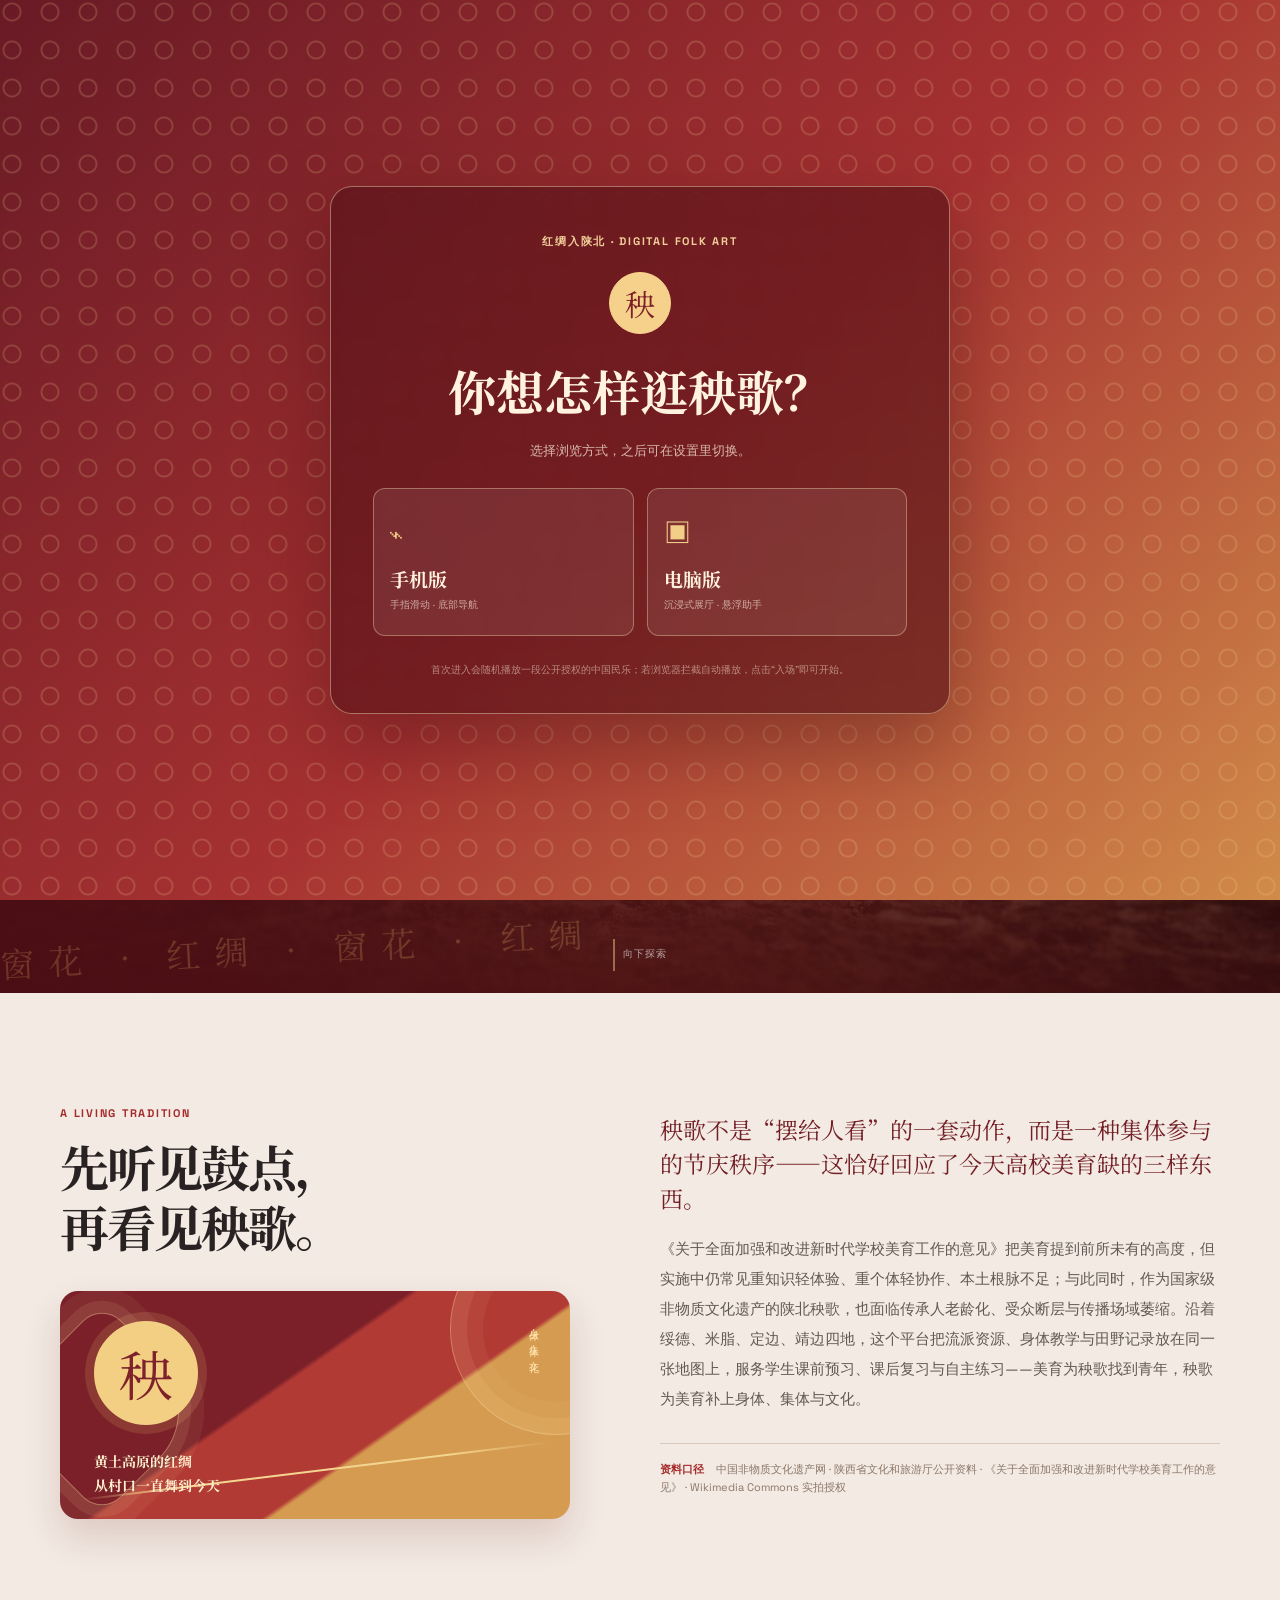
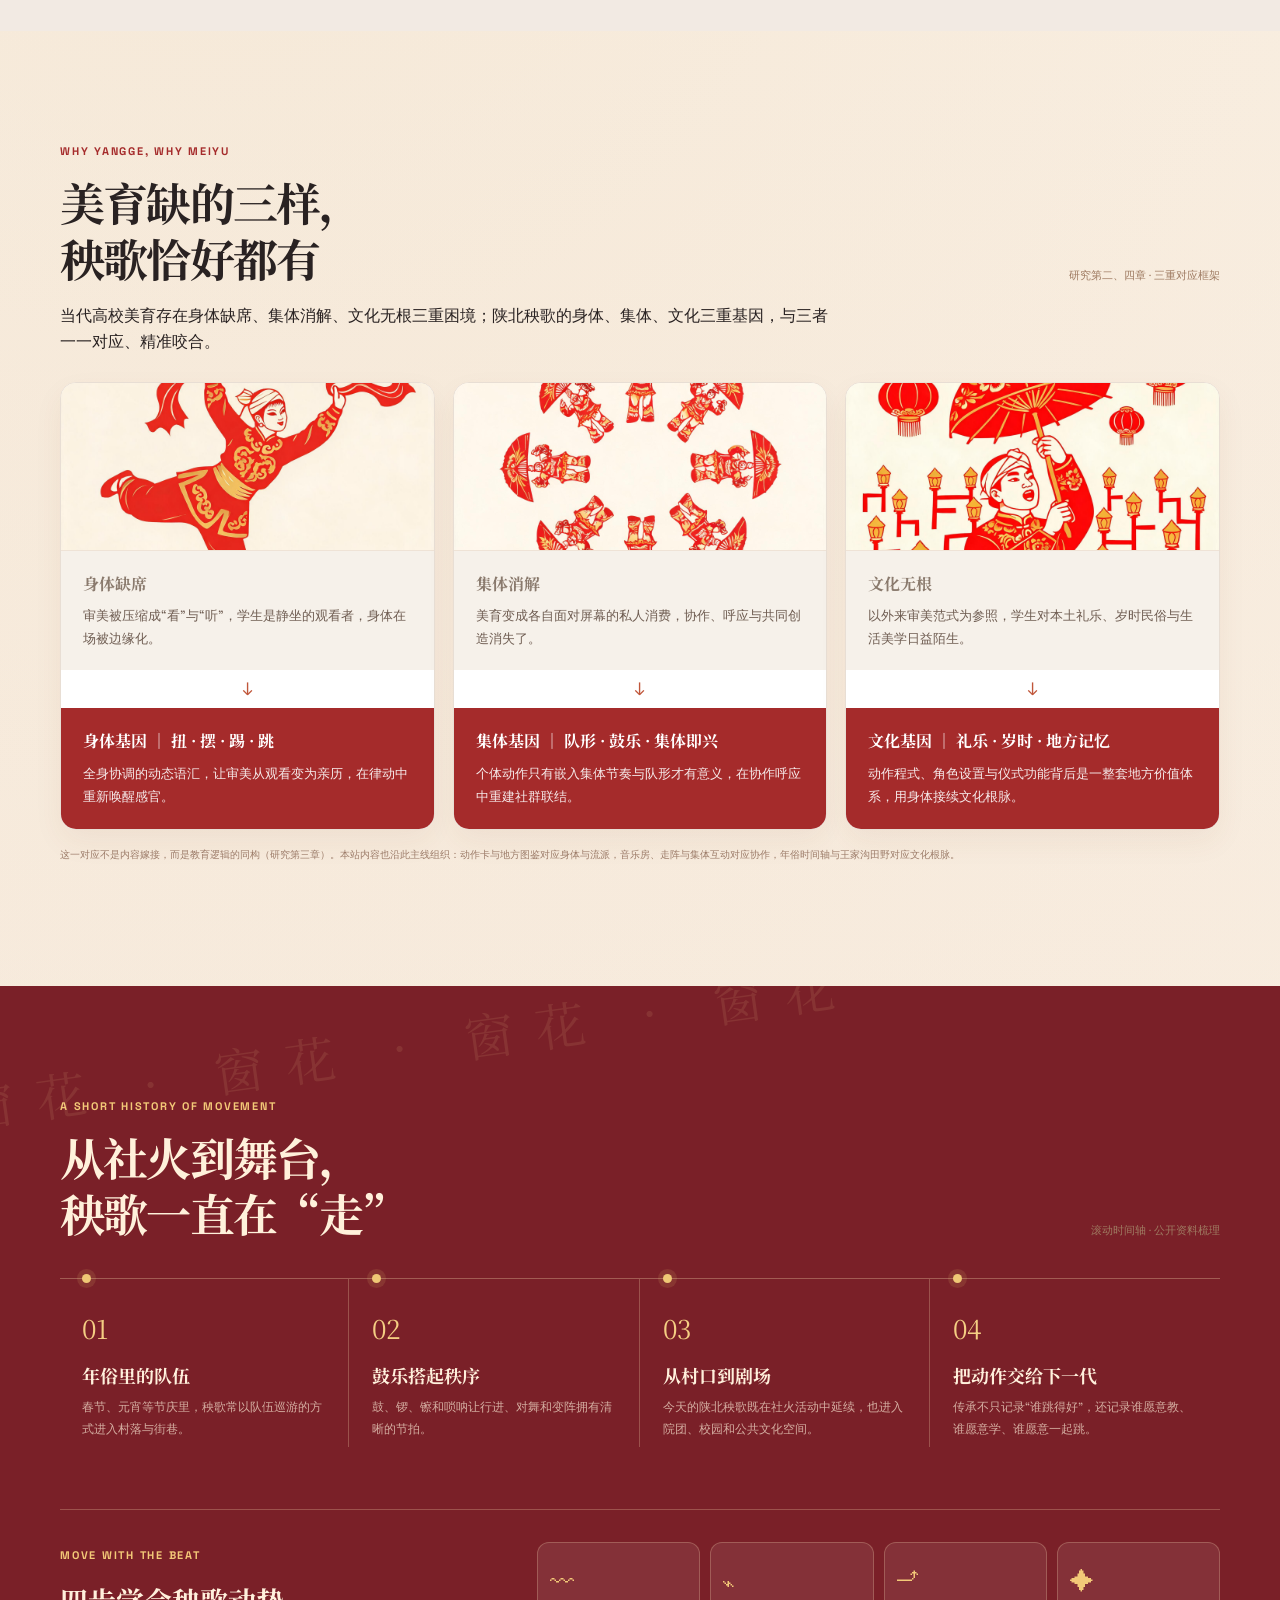
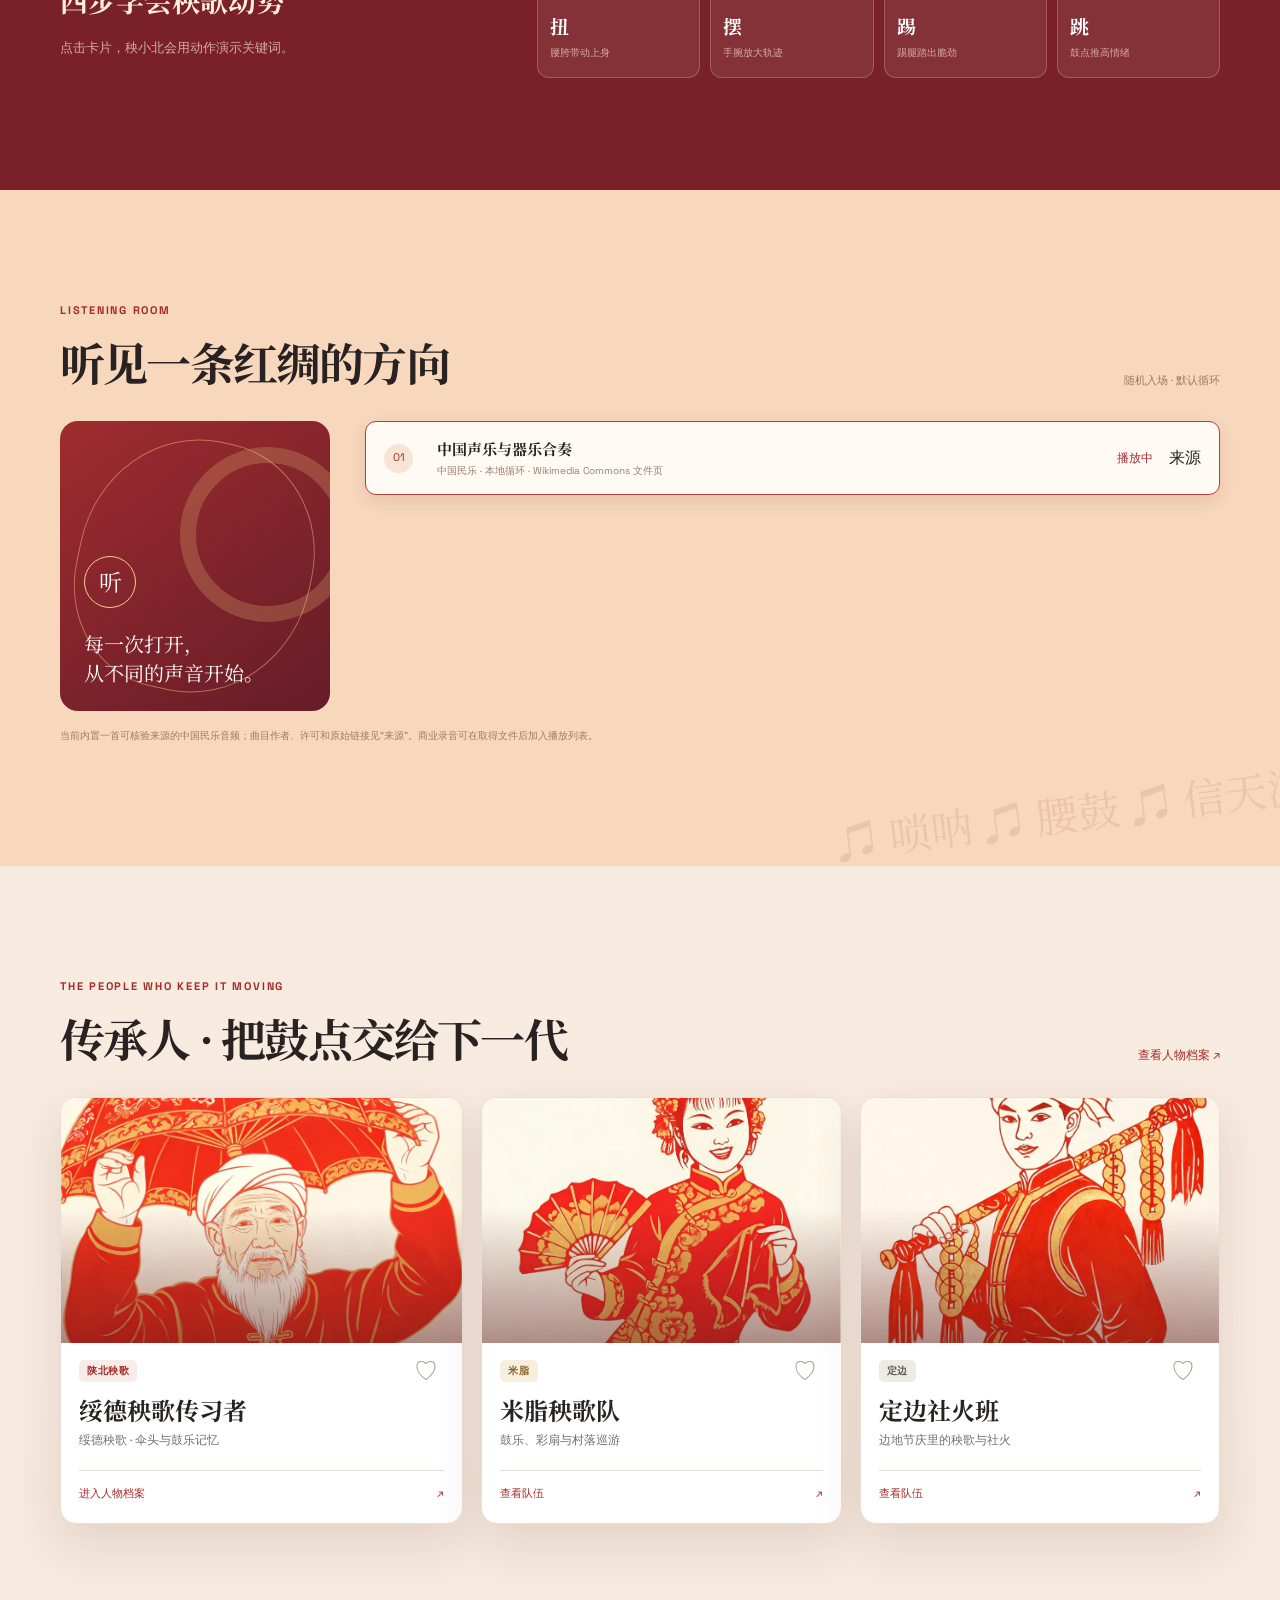
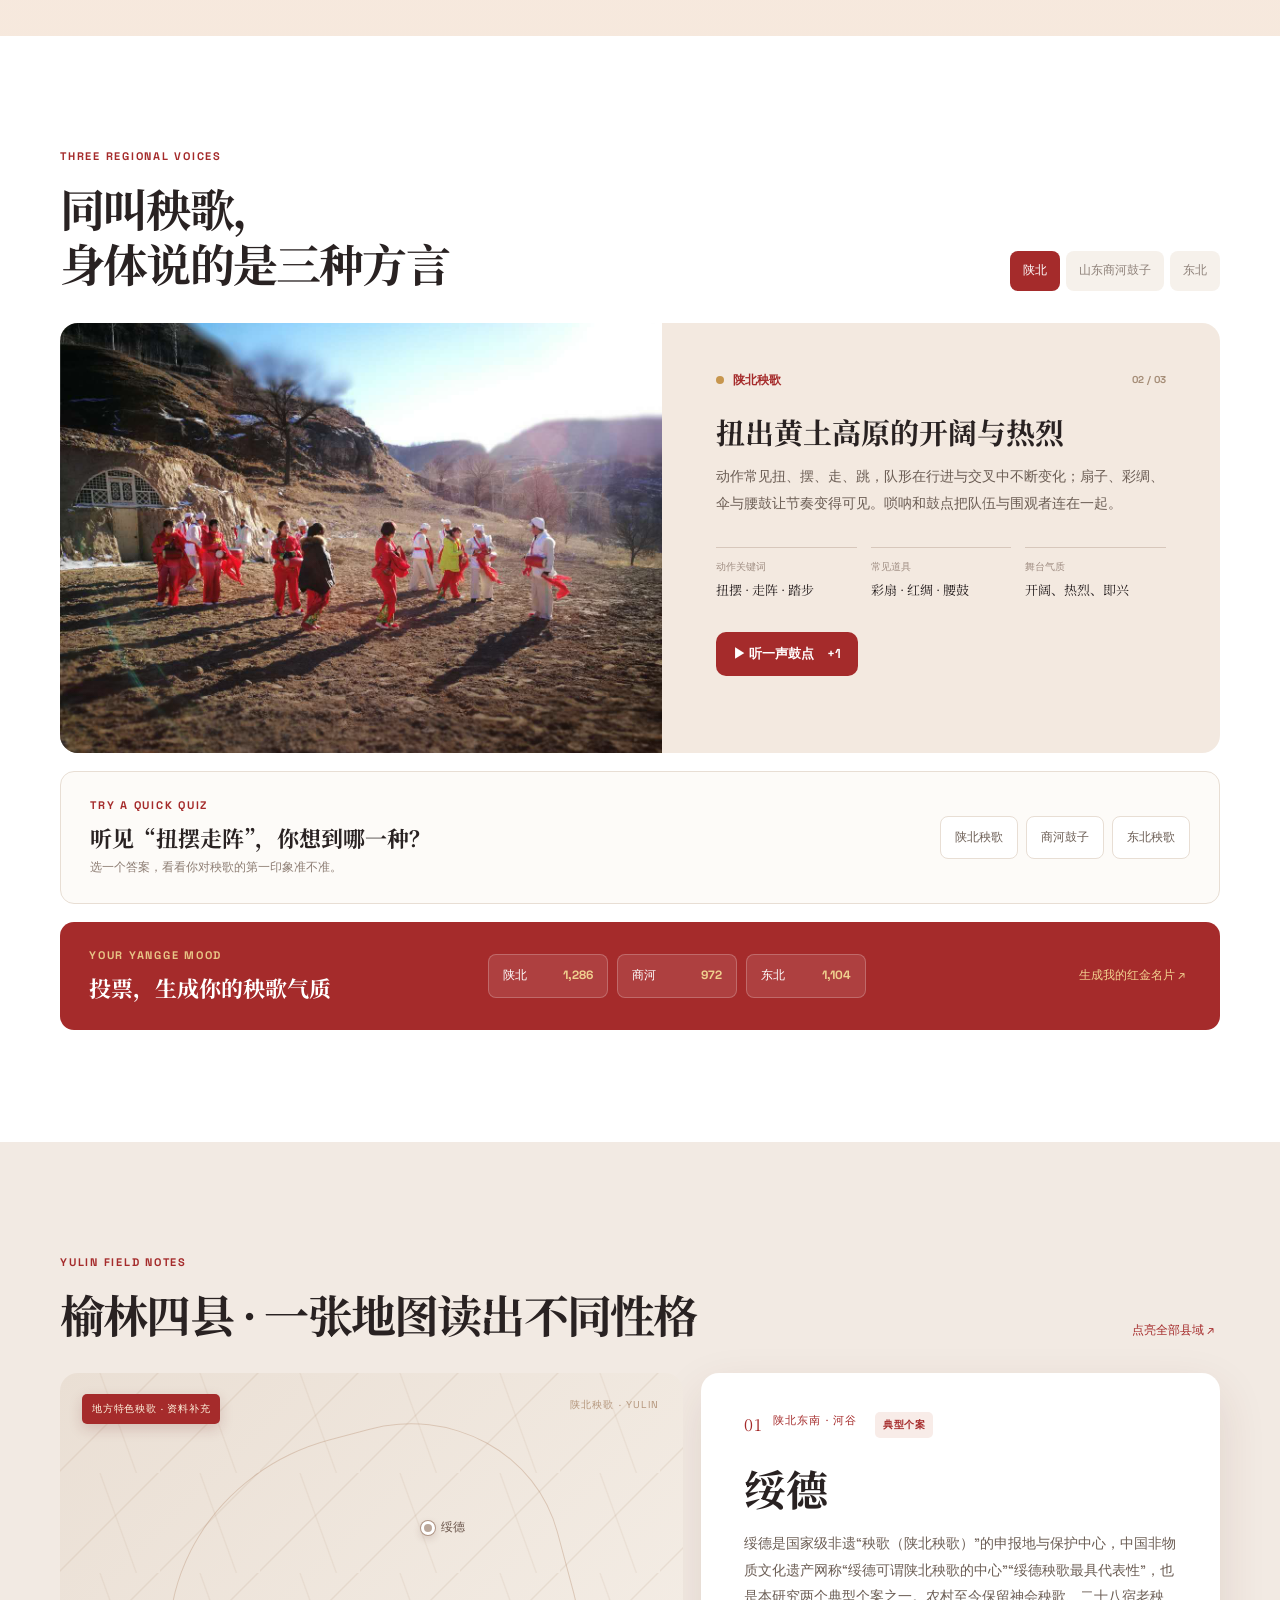
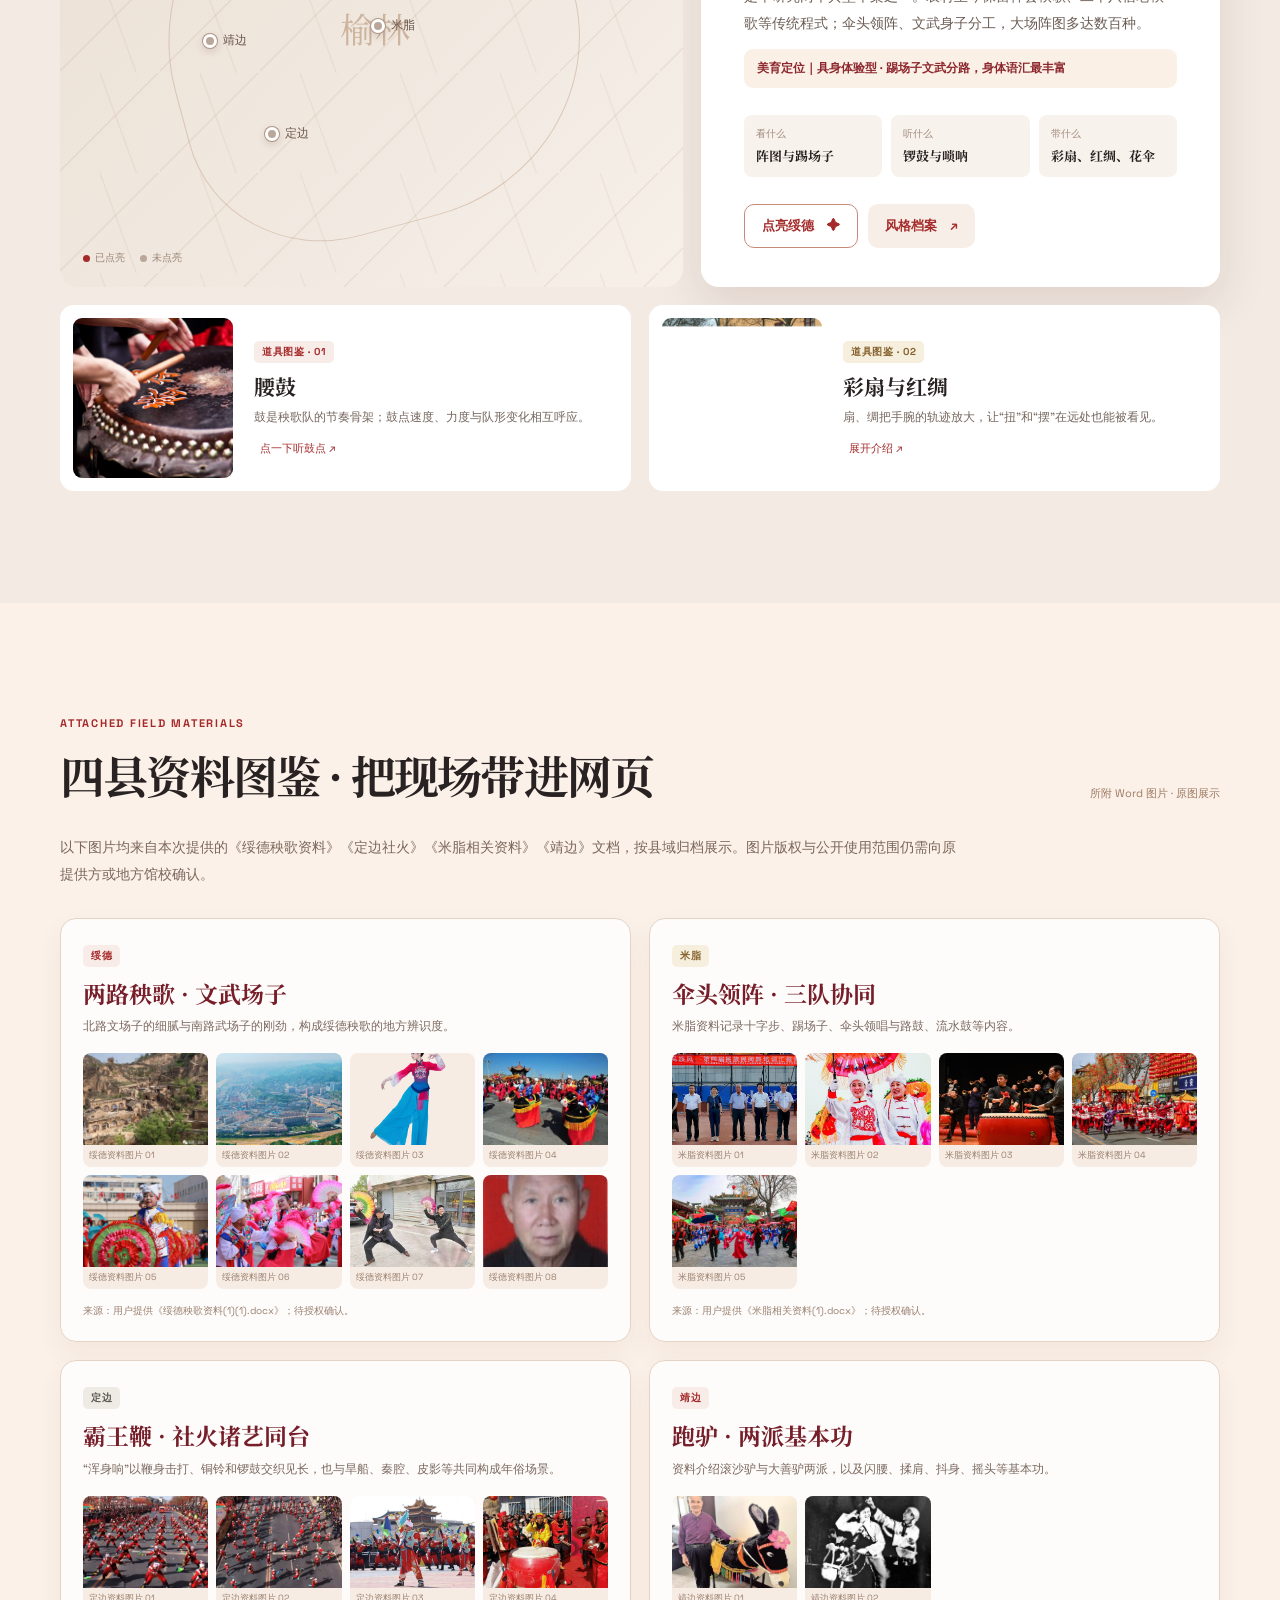
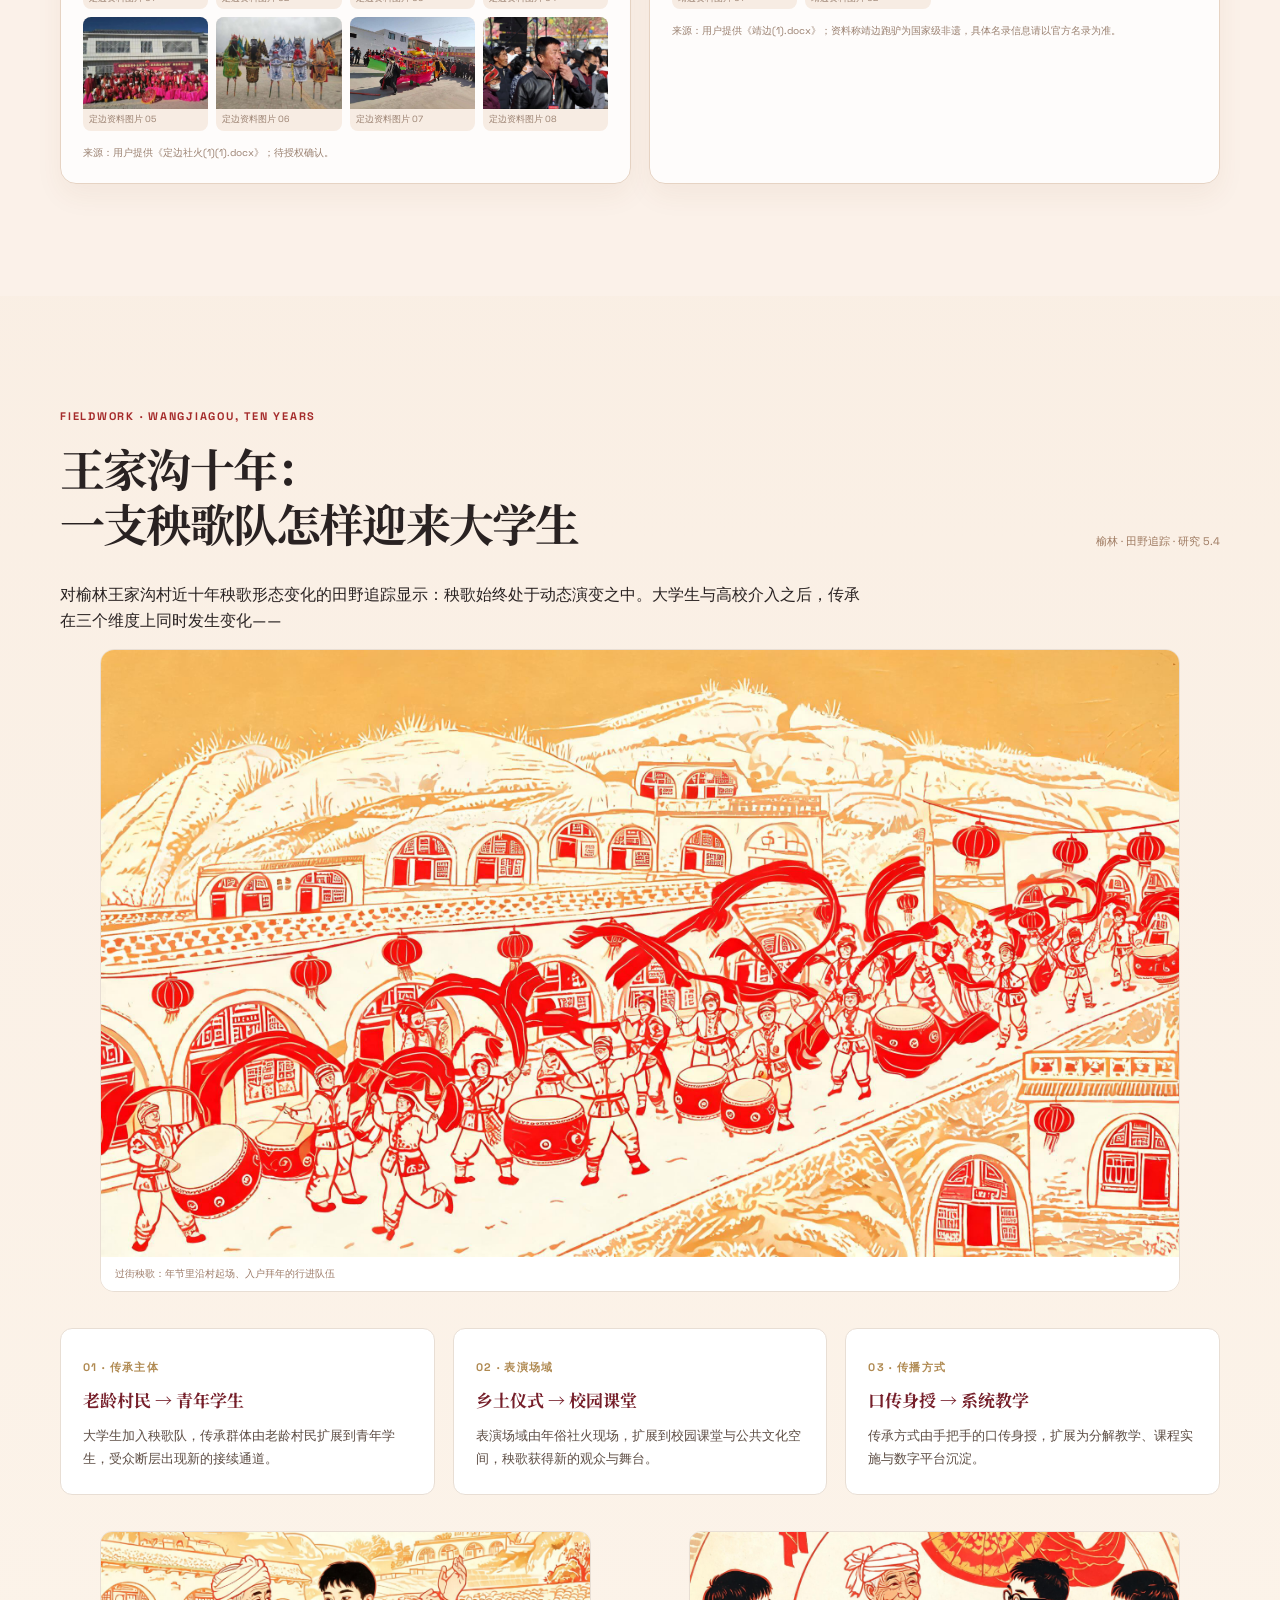
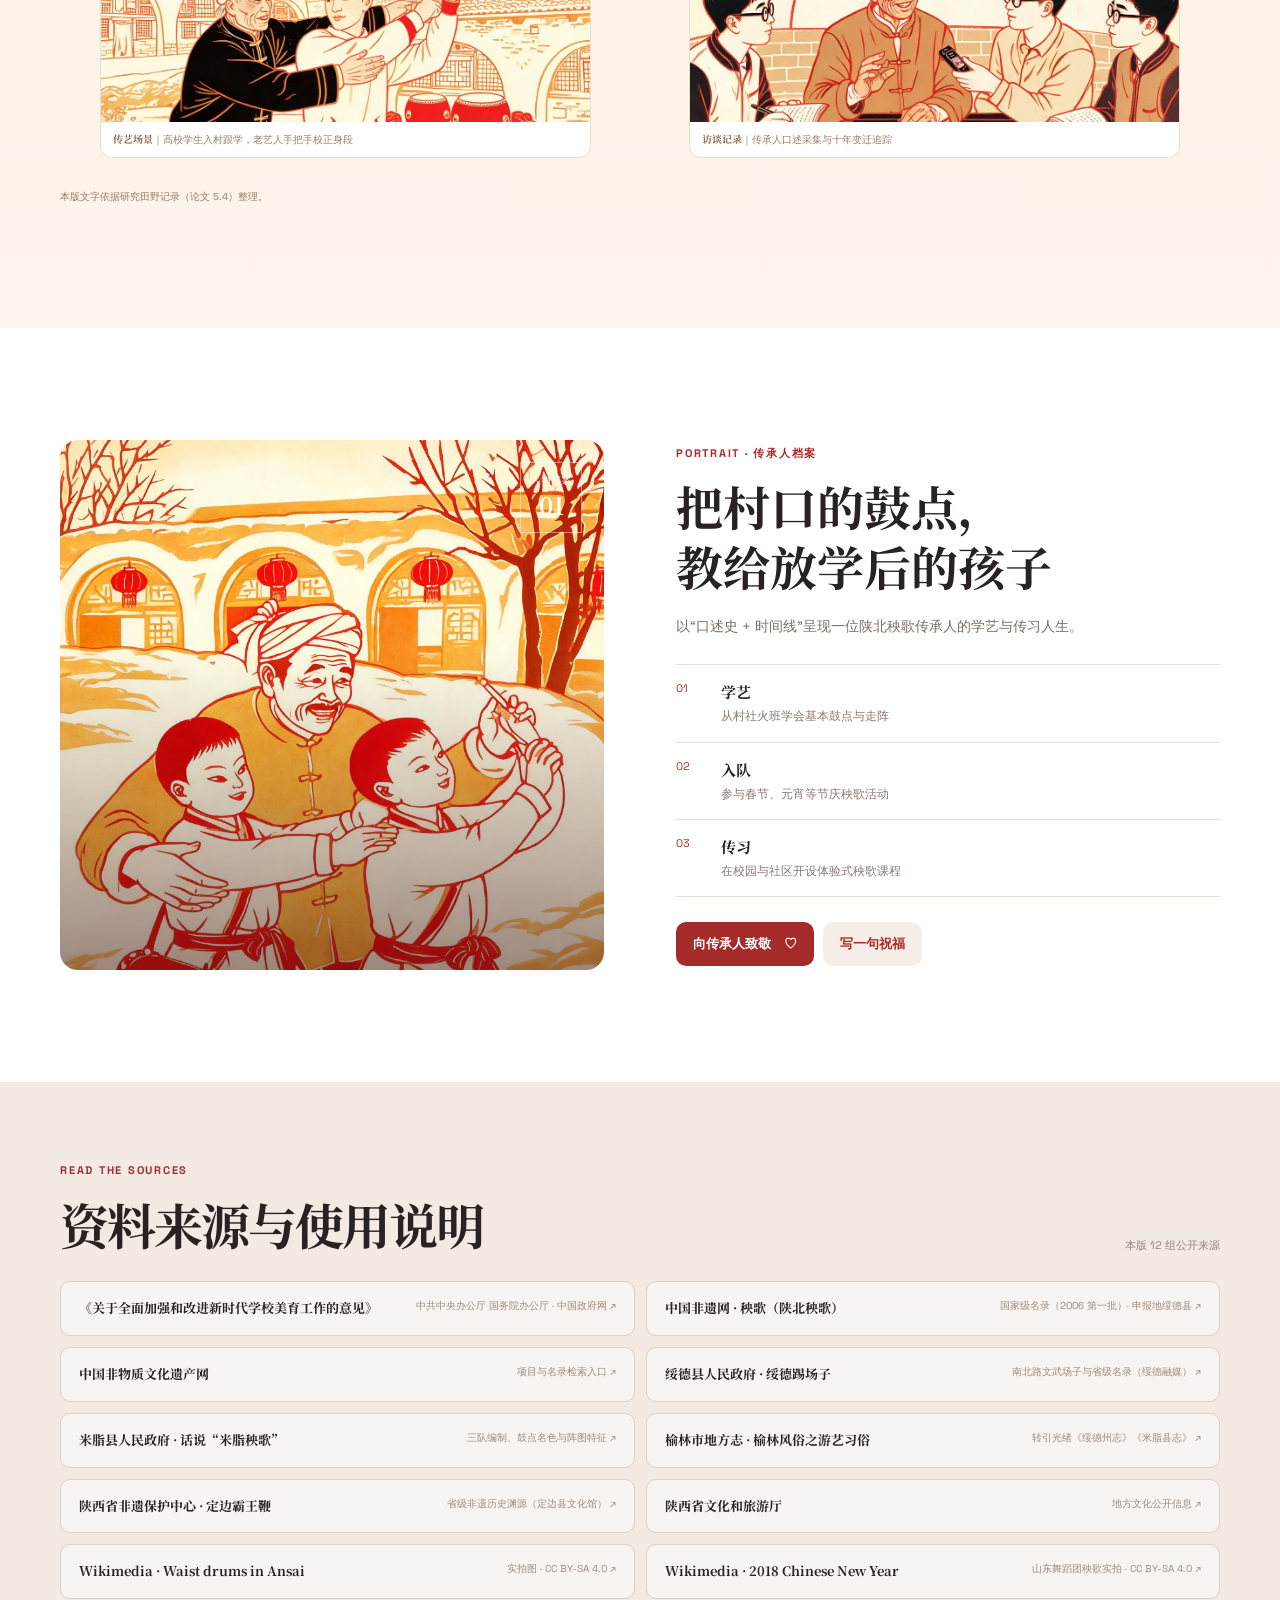
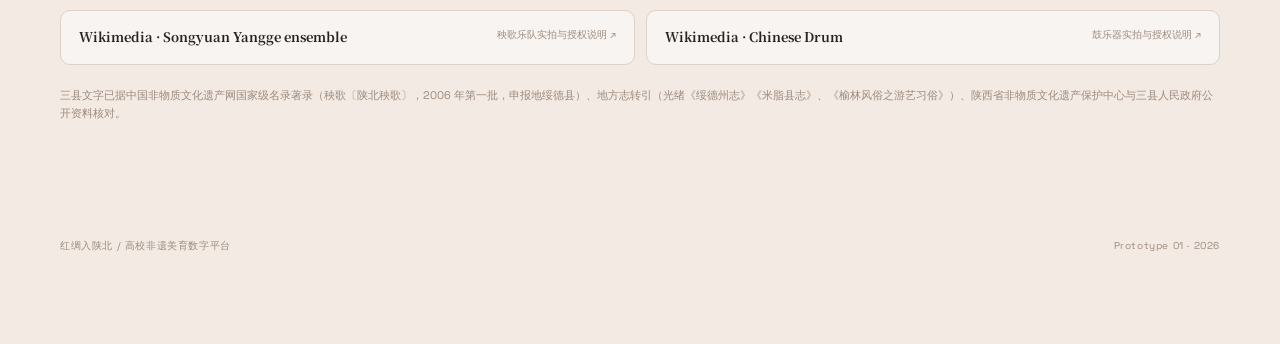
<file: index.html>
<!doctype html>
<html lang="zh-CN">
<head>
  <meta charset="utf-8" />
  <meta name="viewport" content="width=device-width, initial-scale=1" />
  <meta name="theme-color" content="#a52b2b" />
  <title>陕北秧歌 · 红绸入陕北</title>
  <link rel="preconnect" href="https://fonts.googleapis.com" />
  <link rel="preconnect" href="https://fonts.gstatic.com" crossorigin />
  <link href="https://fonts.googleapis.com/css2?family=Noto+Serif+SC:wght@500;600;700;900&family=Space+Grotesk:wght@400;500;600;700&display=swap" rel="stylesheet" />
  <link rel="stylesheet" href="styles.css?v=20261019docs" />
  <style>
    /* 高校美育版：三重基因 + 王家沟田野板块样式 */
    .gene-grid{display:grid;grid-template-columns:repeat(3,1fr);gap:18px}
    .gene-card{border:1px solid #e8ded4;border-radius:16px;overflow:hidden;background:#fff;box-shadow:0 12px 30px rgba(120,60,40,.06)}
    .gene-problem{padding:20px 22px;background:#f6f1ea}
    .gene-problem b{color:#8a7a6d;font-family:var(--serif)}
    .gene-problem p{margin:7px 0 0;font-size:13px;color:#6f5d52;line-height:1.75}
    .gene-arrow{text-align:center;color:#c0563a;font-size:18px;line-height:1;padding:10px 0}
    .gene-answer{padding:20px 22px;background:#a52b2b;color:#fff}
    .gene-answer b{font-family:var(--serif);font-size:16px}
    .gene-answer p{margin:7px 0 0;font-size:13px;line-height:1.8;color:rgba(255,255,255,.9)}
    .gene-foot{margin-top:16px;color:#9c7b68;font-size:10px;line-height:1.8}
    .field-line{display:grid;grid-template-columns:repeat(3,1fr);gap:18px;margin-top:36px}
    .field-line article{padding:24px 22px;border-radius:12px;background:#fff;border:1px solid #e8ded4}
    .field-line article span{font-size:11px;color:#b08a52;font-weight:700;letter-spacing:.12em}
    .field-line article b{display:block;margin:8px 0 10px;font-family:var(--serif);font-size:17px;color:#761f2a}
    .field-line article p{font-size:13px;line-height:1.8;color:#5d4d44;margin:0}
    .field-line article em{font-style:normal;color:#a52b2b;font-weight:700}
    .field-photos{display:grid;grid-template-columns:1fr 1fr;gap:18px;margin-top:20px}
    .field-slot{min-height:150px;border:1.5px dashed #d8b59a;border-radius:12px;display:flex;flex-direction:column;gap:6px;align-items:center;justify-content:center;text-align:center;padding:22px;color:#a3836c;background:rgba(255,255,255,.55)}
    .field-slot b{color:#8d6a52;font-family:var(--serif)}
    .field-slot small{font-size:11px;line-height:1.7}
    .field-foot{margin-top:14px;color:#9c7b68;font-size:10px;line-height:1.8}
    .county-meiyu{padding:10px 13px;border-radius:9px;background:#fbf0e6;color:#8d282e;font-size:12px;font-weight:600;line-height:1.6}
    .county-actions{display:flex;gap:10px;flex-wrap:wrap}
    .gene-img{height:168px;background-size:cover;background-position:center;border-bottom:1px solid #efe3d6}
    .field-banner{margin-top:8px;border-radius:14px;overflow:hidden;border:1px solid #e8ded4}
    .field-banner img{display:block;width:100%;height:auto}
    .field-banner figcaption{padding:9px 14px;font-size:10px;color:#9c7b68;background:#fff;line-height:1.6}
    .field-fig{border-radius:12px;overflow:hidden;border:1px solid #e8ded4;background:#fff}
    .field-fig img{display:block;width:100%;height:190px;object-fit:cover}
    .field-fig figcaption{padding:9px 12px;font-size:10px;color:#9c7b68;line-height:1.6}
    .field-fig figcaption b{color:#8d6a52;font-family:var(--serif)}
    @media(max-width:900px){.gene-grid,.field-line,.field-photos{grid-template-columns:1fr}}
  </style>
</head>
<body>
  <div class="device-gate" id="deviceGate" aria-modal="true" role="dialog">
    <div class="gate-lattice"></div><div class="gate-card">
      <p class="kicker light">红绸入陕北 · DIGITAL FOLK ART</p>
      <div class="gate-seal">秧</div><h1>你想怎样逛秧歌？</h1><p>选择浏览方式，之后可在设置里切换。</p>
      <div class="gate-options"><button class="gate-option" data-device="mobile" type="button"><span class="gate-icon">⌁</span><b>手机版</b><small>手指滑动 · 底部导航</small></button><button class="gate-option" data-device="desktop" type="button"><span class="gate-icon">▣</span><b>电脑版</b><small>沉浸式展厅 · 悬浮助手</small></button></div>
      <div class="gate-note">首次进入会随机播放一段公开授权的中国民乐；若浏览器拦截自动播放，点击“入场”即可开始。</div>
    </div>
  </div>
  <div class="silk-transition" aria-hidden="true"><span></span><span></span><span></span></div>
  <header class="topbar">
    <a class="brand" href="#home" data-nav="home" aria-label="回到首页">
      <span class="brand-mark">秧</span>
      <span><b>红绸入陕北</b><small>高校非遗美育数字平台 · 初版</small></span>
    </a>
    <nav class="nav" aria-label="主导航">
      <a href="#home" data-nav="home">首页</a>
      <a href="#genes" data-nav="genes">美育基因</a>
      <a href="#legacy" data-nav="legacy">传承人</a>
      <a href="#compare" data-nav="compare">秧歌对比</a>
      <a href="#atlas" data-nav="atlas">地方图鉴</a>
      <a href="#doc-gallery" data-nav="doc-gallery">资料图鉴</a>
    </nav>
    <div class="top-actions">
      <button class="icon-btn" id="soundToggle" type="button" aria-pressed="true" title="开关音效">◒ <span>音效</span></button>
      <button class="icon-btn" id="openFootprints" type="button" title="我的足迹">⌁ <span>足迹</span></button>
      <button class="icon-btn" id="settingsBtn" type="button" title="设置">⚙ <span>设置</span></button>
    </div>
  </header>

  <main id="home">
    <section class="hero section-pad">
      <div class="hero-media" role="img" aria-label="安塞腰鼓表演实拍"></div>
      <div class="hero-shade"></div>
      <div class="hero-inner container">
        <div class="hero-copy">
          <p class="kicker light">NORTHERN SHAANXI · YANGGE</p>
          <h1>一条红绸，<br><em>扭出黄土高原的春天</em></h1>
          <p class="hero-lead">陕北秧歌是国家级非物质文化遗产。沿着绥德、米脂、定边、靖边四地，看见它怎样以扭、摆、踢、跳的身体律动、队形协作与礼乐民俗走进高校美育课堂——让学生用身体亲历、在集体中共鸣、从本土文化扎根。</p>
          <div class="hero-ctas">
            <a class="btn btn-gold" href="#atlas" data-nav="atlas">从四县开始逛 <span>→</span></a>
            <button class="btn btn-ghost" id="todayBtn" type="button">今日秧歌一赏 <span>✦</span></button>
          </div>
          <div class="hero-stats">
            <div><strong>3</strong><span>重美育基因</span></div>
            <div><strong>4</strong><span>个县域流派</span></div>
            <div><strong>1</strong><span>条红绸线索</span></div>
          </div>
        </div>
        <aside class="hero-note">
          <span class="note-index">01 / 04</span>
          <p>“扭、摆、踢、跳”是秧歌最有辨识度的身体语汇。不同地区因队形、道具与伴奏，长出不同性格。</p>
          <a href="#compare" data-nav="compare">去看三种秧歌怎么不同 ↗</a>
        </aside>
      </div>
      <div class="scroll-cue"><span></span>向下探索</div>
    </section>

    <section class="intro section-pad" id="story">
      <div class="container intro-grid">
        <div>
          <p class="kicker">A LIVING TRADITION</p>
          <h2>先听见鼓点，<br>再看见秧歌。</h2>
          <div class="intro-art" aria-hidden="true"><div class="intro-art-sun">秧</div><span>身体 · 集体 · 文化</span><i></i><b>黄土高原的红绸<br>从村口一直舞到今天</b></div>
        </div>
        <div class="intro-text">
          <p class="lead">秧歌不是“摆给人看”的一套动作，而是一种集体参与的节庆秩序——这恰好回应了今天高校美育缺的三样东西。</p>
          <p>《关于全面加强和改进新时代学校美育工作的意见》把美育提到前所未有的高度，但实施中仍常见重知识轻体验、重个体轻协作、本土根脉不足；与此同时，作为国家级非物质文化遗产的陕北秧歌，也面临传承人老龄化、受众断层与传播场域萎缩。沿着绥德、米脂、定边、靖边四地，这个平台把流派资源、身体教学与田野记录放在同一张地图上，服务学生课前预习、课后复习与自主练习——美育为秧歌找到青年，秧歌为美育补上身体、集体与文化。</p>
          <div class="source-line"><span>资料口径</span>中国非物质文化遗产网 · 陕西省文化和旅游厅公开资料 · 《关于全面加强和改进新时代学校美育工作的意见》 · Wikimedia Commons 实拍授权</div>
        </div>
      </div>
    </section>

    <section class="genes section-pad" id="genes">
      <div class="container">
        <div class="section-head"><div>
          <p class="kicker">WHY YANGGE, WHY MEIYU</p>
          <h2>美育缺的三样，<br>秧歌恰好都有</h2>
        </div><span class="section-note">研究第二、四章 · 三重对应框架</span></div>
        <p class="lead" style="max-width:780px;margin:-14px 0 28px">当代高校美育存在身体缺席、集体消解、文化无根三重困境；陕北秧歌的身体、集体、文化三重基因，与三者一一对应、精准咬合。</p>
        <div class="gene-grid">
          <article class="gene-card">
            <div class="gene-img" role="img" aria-label="红绸舞者扭动身韵" style="background-image:url('assets/img/gene-body.jpg')"></div>
            <div class="gene-problem"><b>身体缺席</b><p>审美被压缩成“看”与“听”，学生是静坐的观看者，身体在场被边缘化。</p></div>
            <div class="gene-arrow">↓</div>
            <div class="gene-answer"><b>身体基因 ｜ 扭 · 摆 · 踢 · 跳</b><p>全身协调的动态语汇，让审美从观看变为亲历，在律动中重新唤醒感官。</p></div>
          </article>
          <article class="gene-card">
            <div class="gene-img" role="img" aria-label="秧歌队圆形走阵" style="background-image:url('assets/img/gene-collective.jpg')"></div>
            <div class="gene-problem"><b>集体消解</b><p>美育变成各自面对屏幕的私人消费，协作、呼应与共同创造消失了。</p></div>
            <div class="gene-arrow">↓</div>
            <div class="gene-answer"><b>集体基因 ｜ 队形 · 鼓乐 · 集体即兴</b><p>个体动作只有嵌入集体节奏与队形才有意义，在协作呼应中重建社群联结。</p></div>
          </article>
          <article class="gene-card">
            <div class="gene-img" role="img" aria-label="伞头与九曲灯阵" style="background-image:url('assets/img/gene-culture.jpg')"></div>
            <div class="gene-problem"><b>文化无根</b><p>以外来审美范式为参照，学生对本土礼乐、岁时民俗与生活美学日益陌生。</p></div>
            <div class="gene-arrow">↓</div>
            <div class="gene-answer"><b>文化基因 ｜ 礼乐 · 岁时 · 地方记忆</b><p>动作程式、角色设置与仪式功能背后是一整套地方价值体系，用身体接续文化根脉。</p></div>
          </article>
        </div>
        <p class="gene-foot">这一对应不是内容嫁接，而是教育逻辑的同构（研究第三章）。本站内容也沿此主线组织：动作卡与地方图鉴对应身体与流派，音乐房、走阵与集体互动对应协作，年俗时间轴与王家沟田野对应文化根脉。</p>
      </div>
    </section>

    <section class="ritual section-pad" id="ritual">
      <div class="container">
        <div class="section-head"><div><p class="kicker">A SHORT HISTORY OF MOVEMENT</p><h2>从社火到舞台，<br>秧歌一直在“走”</h2></div><span class="section-note">滚动时间轴 · 公开资料梳理</span></div>
        <div class="history-line"><article><span>01</span><b>年俗里的队伍</b><p>春节、元宵等节庆里，秧歌常以队伍巡游的方式进入村落与街巷。</p></article><article><span>02</span><b>鼓乐搭起秩序</b><p>鼓、锣、镲和唢呐让行进、对舞和变阵拥有清晰的节拍。</p></article><article><span>03</span><b>从村口到剧场</b><p>今天的陕北秧歌既在社火活动中延续，也进入院团、校园和公共文化空间。</p></article><article><span>04</span><b>把动作交给下一代</b><p>传承不只记录“谁跳得好”，还记录谁愿意教、谁愿意学、谁愿意一起跳。</p></article></div>
        <div class="movement-lab"><div class="lab-intro"><p class="kicker">MOVE WITH THE BEAT</p><h3>四步学会秧歌动势</h3><p>点击卡片，秧小北会用动作演示关键词。</p></div><div class="move-cards"><button data-move="扭" type="button"><i>〰</i><b>扭</b><small>腰胯带动上身</small></button><button data-move="摆" type="button"><i>⌁</i><b>摆</b><small>手腕放大轨迹</small></button><button data-move="踢" type="button"><i>⤴</i><b>踢</b><small>踢腿踏出脆劲</small></button><button data-move="跳" type="button"><i>✦</i><b>跳</b><small>鼓点推高情绪</small></button></div></div>
      </div>
    </section>

    <section class="music-room section-pad" id="musicRoom">
      <div class="container">
        <div class="section-head"><div><p class="kicker">LISTENING ROOM</p><h2>听见一条红绸的方向</h2></div><span class="section-note">随机入场 · 默认循环</span></div>
        <div class="music-layout"><div class="music-cover"><div class="cover-ring"></div><div class="cover-seal">听</div><p>每一次打开，<br>从不同的声音开始。</p></div><div class="track-list" id="trackList"></div></div>
        <p class="music-disclaimer">当前内置一首可核验来源的中国民乐音频；曲目作者、许可和原始链接见“来源”。商业录音可在取得文件后加入播放列表。</p>
      </div>
    </section>

    <section class="feature section-pad" id="legacy">
      <div class="container">
        <div class="section-head">
          <div><p class="kicker">THE PEOPLE WHO KEEP IT MOVING</p><h2>传承人 · 把鼓点交给下一代</h2></div>
          <a href="archive.html?county=suid" class="text-link">查看人物档案 ↗</a>
        </div>
        <div class="people-row">
          <article class="person-card featured-person" data-person="绥德秧歌传习者">
            <div class="person-image person-one"></div>
            <div class="person-meta"><span class="tag red">陕北秧歌</span><button class="follow" type="button" aria-label="关注绥德秧歌传习者">♡</button></div>
            <h3>绥德秧歌传习者</h3><p>绥德秧歌 · 伞头与鼓乐记忆</p>
            <a class="card-arrow" href="archive.html?county=suid">进入人物档案 <span>↗</span></a>
          </article>
          <article class="person-card" data-person="米脂秧歌队">
            <div class="person-image person-two"></div>
            <div class="person-meta"><span class="tag gold">米脂</span><button class="follow" type="button" aria-label="关注米脂秧歌队">♡</button></div>
            <h3>米脂秧歌队</h3><p>鼓乐、彩扇与村落巡游</p>
            <a class="card-arrow" href="archive.html?county=mizhi">查看队伍 <span>↗</span></a>
          </article>
          <article class="person-card" data-person="定边社火班">
            <div class="person-image person-three"></div>
            <div class="person-meta"><span class="tag ink">定边</span><button class="follow" type="button" aria-label="关注定边社火班">♡</button></div>
            <h3>定边社火班</h3><p>边地节庆里的秧歌与社火</p>
            <a class="card-arrow" href="archive.html?county=dingbian">查看队伍 <span>↗</span></a>
          </article>
        </div>
      </div>
    </section>

    <section class="compare section-pad" id="compare">
      <div class="container">
        <div class="section-head compare-head">
          <div><p class="kicker">THREE REGIONAL VOICES</p><h2>同叫秧歌，<br>身体说的是三种方言</h2></div>
          <div class="compare-tabs" role="tablist">
            <button class="tab is-active" data-compare="shanbei" role="tab">陕北</button>
            <button class="tab" data-compare="shanghe" role="tab">山东商河鼓子</button>
            <button class="tab" data-compare="dongbei" role="tab">东北</button>
          </div>
        </div>
        <div class="compare-panel">
          <div class="compare-visual" id="compareVisual"></div>
          <div class="compare-copy">
            <div class="compare-label"><span class="compare-dot"></span><span id="compareRegion">陕北秧歌</span><span class="compare-no">02 / 03</span></div>
            <h3 id="compareTitle">扭出黄土高原的开阔与热烈</h3>
            <p id="compareDesc">动作常见扭、摆、走、跳，队形在行进与交叉中不断变化；扇子、彩绸、伞与腰鼓让节奏变得可见。唢呐和鼓点把队伍与围观者连在一起。</p>
            <dl class="compare-facts"><div><dt>动作关键词</dt><dd id="factMove">扭摆 · 走阵 · 踏步</dd></div><div><dt>常见道具</dt><dd id="factProp">彩扇 · 红绸 · 腰鼓</dd></div><div><dt>舞台气质</dt><dd id="factMood">开阔、热烈、即兴</dd></div></dl>
            <button class="btn btn-red" id="playRhythm" type="button">▶ 听一声鼓点 <span>+1</span></button>
          </div>
        </div>
        <div class="quiz-card">
          <div><p class="kicker">TRY A QUICK QUIZ</p><h3>听见“扭摆走阵”，你想到哪一种？</h3><p id="quizFeedback">选一个答案，看看你对秧歌的第一印象准不准。</p></div>
          <div class="quiz-options"><button data-answer="shanbei">陕北秧歌</button><button data-answer="shanghe">商河鼓子</button><button data-answer="dongbei">东北秧歌</button></div>
        </div>
        <div class="vote-card">
          <div><p class="kicker">YOUR YANGGE MOOD</p><h3>投票，生成你的秧歌气质</h3></div>
          <div class="vote-options"><button data-vote="shanbei"><span>陕北</span><b>1,286</b></button><button data-vote="shanghe"><span>商河</span><b>972</b></button><button data-vote="dongbei"><span>东北</span><b>1,104</b></button></div>
          <button class="share-link" id="shareMood" type="button">生成我的红金名片 ↗</button>
        </div>
      </div>
    </section>

    <section class="atlas section-pad" id="atlas">
      <div class="container">
        <div class="section-head"><div><p class="kicker">YULIN FIELD NOTES</p><h2>榆林四县 · 一张地图读出不同性格</h2></div><button class="text-link" id="markAll" type="button">点亮全部县域 ↗</button></div>
        <div class="atlas-layout">
          <div class="map-card">
            <div class="map-lines"></div>
            <div class="map-label yulin">榆林</div><div class="map-feature-badge">地方特色秧歌 · 资料补充</div><button class="map-pin pin-sd" data-county="suid" type="button"><i></i><span>绥德</span><em>两路秧歌</em></button><button class="map-pin pin-mz" data-county="mizhi" type="button"><i></i><span>米脂</span><em>大秧歌</em></button><button class="map-pin pin-db" data-county="dingbian" type="button"><i></i><span>定边</span><em>霸王鞭</em></button><button class="map-pin pin-jb" data-county="jingbian" type="button"><i></i><span>靖边</span><em>跑驴</em></button>
            <div class="map-legend"><span><i class="pin-dot active"></i>已点亮</span><span><i class="pin-dot"></i>未点亮</span></div>
          </div>
          <div class="county-panel" id="countyPanel">
            <div class="county-kicker"><span id="countyNo">01</span><span id="countyTag">陕北东南 · 河谷</span><span id="countyCase" class="tag red" style="display:none;margin-left:8px"></span></div>
            <h3 id="countyName">绥德</h3><p id="countyIntro">绥德是陕北秧歌的重要传播地之一。县城与乡村的节庆秧歌，常见鼓乐开道、队伍巡游和伞头领队等组织方式。</p>
            <div class="county-meiyu" id="countyMeiyu" style="margin-top:12px"></div>
            <div class="county-grid"><div><span>看什么</span><b id="countyLook">队形与伞头</b></div><div><span>听什么</span><b id="countyHear">鼓点与唢呐</b></div><div><span>带什么</span><b id="countyCarry">彩扇、红绸</b></div></div>
            <div class="county-actions"><button class="btn btn-outline" id="lightCounty" type="button">点亮绥德 <span>✦</span></button><button class="btn btn-soft" id="countyDetailBtn" type="button">风格档案 <span>↗</span></button></div>
          </div>
        </div>
        <div class="artifact-grid">
          <article class="artifact"><img src="assets/chinese-drum.jpg" alt="中国鼓乐器实拍" /><div><span class="tag red">道具图鉴 · 01</span><h3>腰鼓</h3><p>鼓是秧歌队的节奏骨架；鼓点速度、力度与队形变化相互呼应。</p><button class="artifact-btn" data-artifact="腰鼓" type="button">点一下听鼓点 <span>↗</span></button></div></article>
          <article class="artifact"><img src="assets/shandong-yangko.jpg" alt="秧歌表演中的彩扇参照图（Wikimedia 授权）" /><div><span class="tag gold">道具图鉴 · 02</span><h3>彩扇与红绸</h3><p>扇、绸把手腕的轨迹放大，让“扭”和“摆”在远处也能被看见。</p><button class="artifact-btn" data-artifact="彩扇" type="button">展开介绍 <span>↗</span></button></div></article>
        </div>
      </div>
    </section>

    <section class="doc-gallery section-pad" id="doc-gallery">
      <div class="container">
        <div class="section-head"><div><p class="kicker">ATTACHED FIELD MATERIALS</p><h2>四县资料图鉴 · 把现场带进网页</h2></div><span class="section-note">所附 Word 图片 · 原图展示</span></div>
        <p class="lead doc-gallery-lead">以下图片均来自本次提供的《绥德秧歌资料》《定边社火》《米脂相关资料》《靖边》文档，按县域归档展示。图片版权与公开使用范围仍需向原提供方或地方馆校确认。</p>
        <div class="doc-groups">
          <article class="doc-group"><div class="doc-group-head"><span class="tag red">绥德</span><h3>两路秧歌 · 文武场子</h3><p>北路文场子的细腻与南路武场子的刚劲，构成绥德秧歌的地方辨识度。</p></div><div class="doc-photo-grid"><figure><img src="assets/img/doc-suid/image1.jpeg" alt="绥德秧歌资料图片 1"><figcaption>绥德资料图片 01</figcaption></figure><figure><img src="assets/img/doc-suid/image2.jpeg" alt="绥德秧歌资料图片 2"><figcaption>绥德资料图片 02</figcaption></figure><figure><img src="assets/img/doc-suid/image3.png" alt="绥德秧歌资料图片 3"><figcaption>绥德资料图片 03</figcaption></figure><figure><img src="assets/img/doc-suid/image4.jpeg" alt="绥德秧歌资料图片 4"><figcaption>绥德资料图片 04</figcaption></figure><figure><img src="assets/img/doc-suid/image5.jpeg" alt="绥德秧歌资料图片 5"><figcaption>绥德资料图片 05</figcaption></figure><figure><img src="assets/img/doc-suid/image6.jpeg" alt="绥德秧歌资料图片 6"><figcaption>绥德资料图片 06</figcaption></figure><figure><img src="assets/img/doc-suid/image7.jpeg" alt="绥德秧歌资料图片 7"><figcaption>绥德资料图片 07</figcaption></figure><figure><img src="assets/img/doc-suid/image8.png" alt="绥德秧歌资料图片 8"><figcaption>绥德资料图片 08</figcaption></figure></div><small class="doc-source">来源：用户提供《绥德秧歌资料(1)(1).docx》；待授权确认。</small></article>
          <article class="doc-group"><div class="doc-group-head"><span class="tag gold">米脂</span><h3>伞头领阵 · 三队协同</h3><p>米脂资料记录十字步、踢场子、伞头领唱与路鼓、流水鼓等内容。</p></div><div class="doc-photo-grid"><figure><img src="assets/img/doc-mizhi/image1.jpeg" alt="米脂秧歌资料图片 1"><figcaption>米脂资料图片 01</figcaption></figure><figure><img src="assets/img/doc-mizhi/image2.jpeg" alt="米脂秧歌资料图片 2"><figcaption>米脂资料图片 02</figcaption></figure><figure><img src="assets/img/doc-mizhi/image3.jpeg" alt="米脂秧歌资料图片 3"><figcaption>米脂资料图片 03</figcaption></figure><figure><img src="assets/img/doc-mizhi/image4.jpeg" alt="米脂秧歌资料图片 4"><figcaption>米脂资料图片 04</figcaption></figure><figure><img src="assets/img/doc-mizhi/image5.jpeg" alt="米脂秧歌资料图片 5"><figcaption>米脂资料图片 05</figcaption></figure></div><small class="doc-source">来源：用户提供《米脂相关资料(1).docx》；待授权确认。</small></article>
          <article class="doc-group"><div class="doc-group-head"><span class="tag ink">定边</span><h3>霸王鞭 · 社火诸艺同台</h3><p>“浑身响”以鞭身击打、铜铃和锣鼓交织见长，也与旱船、秦腔、皮影等共同构成年俗场景。</p></div><div class="doc-photo-grid"><figure><img src="assets/img/doc-dingbian/image1.jpeg" alt="定边社火资料图片 1"><figcaption>定边资料图片 01</figcaption></figure><figure><img src="assets/img/doc-dingbian/image2.jpeg" alt="定边社火资料图片 2"><figcaption>定边资料图片 02</figcaption></figure><figure><img src="assets/img/doc-dingbian/image3.jpeg" alt="定边社火资料图片 3"><figcaption>定边资料图片 03</figcaption></figure><figure><img src="assets/img/doc-dingbian/image4.jpeg" alt="定边社火资料图片 4"><figcaption>定边资料图片 04</figcaption></figure><figure><img src="assets/img/doc-dingbian/image5.jpeg" alt="定边社火资料图片 5"><figcaption>定边资料图片 05</figcaption></figure><figure><img src="assets/img/doc-dingbian/image6.jpeg" alt="定边社火资料图片 6"><figcaption>定边资料图片 06</figcaption></figure><figure><img src="assets/img/doc-dingbian/image7.jpeg" alt="定边社火资料图片 7"><figcaption>定边资料图片 07</figcaption></figure><figure><img src="assets/img/doc-dingbian/image8.jpeg" alt="定边社火资料图片 8"><figcaption>定边资料图片 08</figcaption></figure></div><small class="doc-source">来源：用户提供《定边社火(1)(1).docx》；待授权确认。</small></article>
          <article class="doc-group"><div class="doc-group-head"><span class="tag red">靖边</span><h3>跑驴 · 两派基本功</h3><p>资料介绍滚沙驴与大善驴两派，以及闪腰、揉肩、抖身、摇头等基本功。</p></div><div class="doc-photo-grid"><figure><img src="assets/img/doc-jingbian/image1.png" alt="靖边跑驴资料图片 1"><figcaption>靖边资料图片 01</figcaption></figure><figure><img src="assets/img/doc-jingbian/image2.png" alt="靖边跑驴资料图片 2"><figcaption>靖边资料图片 02</figcaption></figure></div><small class="doc-source">来源：用户提供《靖边(1).docx》；资料称靖边跑驴为国家级非遗，具体名录信息请以官方名录为准。</small></article>
        </div>
      </div>
    </section>

    <section class="field section-pad" id="field">
      <div class="container">
        <div class="section-head"><div>
          <p class="kicker">FIELDWORK · WANGJIAGOU, TEN YEARS</p>
          <h2>王家沟十年：<br>一支秧歌队怎样迎来大学生</h2>
        </div><span class="section-note">榆林 · 田野追踪 · 研究 5.4</span></div>
        <p class="lead" style="max-width:800px">对榆林王家沟村近十年秧歌形态变化的田野追踪显示：秧歌始终处于动态演变之中。大学生与高校介入之后，传承在三个维度上同时发生变化——</p>
        <figure class="field-banner"><img src="assets/img/field-banner.jpg" alt="黄土高原村落过街秧歌行进队伍" /><figcaption>过街秧歌：年节里沿村起场、入户拜年的行进队伍</figcaption></figure>
        <div class="field-line">
          <article><span>01 · 传承主体</span><b>老龄村民 → 青年学生</b><p>大学生加入秧歌队，传承群体由老龄村民扩展到青年学生，受众断层出现新的接续通道。</p></article>
          <article><span>02 · 表演场域</span><b>乡土仪式 → 校园课堂</b><p>表演场域由年俗社火现场，扩展到校园课堂与公共文化空间，秧歌获得新的观众与舞台。</p></article>
          <article><span>03 · 传播方式</span><b>口传身授 → 系统教学</b><p>传承方式由手把手的口传身授，扩展为分解教学、课程实施与数字平台沉淀。</p></article>
        </div>
        <div class="field-photos">
          <figure class="field-fig"><img src="assets/img/field-teaching.jpg" alt="老艺人向青年学生传艺" /><figcaption><b>传艺场景</b>｜高校学生入村跟学，老艺人手把手校正身段</figcaption></figure>
          <figure class="field-fig"><img src="assets/img/field-interview.jpg" alt="学生访谈记录老艺人" /><figcaption><b>访谈记录</b>｜传承人口述采集与十年变迁追踪</figcaption></figure>
        </div>
        <p class="field-foot">本版文字依据研究田野记录（论文 5.4）整理。</p>
      </div>
    </section>

    <section class="legacy-detail section-pad" id="legacy-detail">
      <div class="container detail-grid">
        <div class="detail-photo"><div class="detail-stamp">人物档案<br><b>01</b></div></div>
        <div class="detail-copy"><p class="kicker">PORTRAIT · 传承人档案</p><h2>把村口的鼓点，<br>教给放学后的孩子</h2><p class="lead">以“口述史 + 时间线”呈现一位陕北秧歌传承人的学艺与传习人生。</p><div class="timeline"><div><span>01</span><p><b>学艺</b><small>从村社火班学会基本鼓点与走阵</small></p></div><div><span>02</span><p><b>入队</b><small>参与春节、元宵等节庆秧歌活动</small></p></div><div><span>03</span><p><b>传习</b><small>在校园与社区开设体验式秧歌课程</small></p></div></div><div class="detail-actions"><button class="btn btn-red" id="tributeBtn" type="button">向传承人致敬 <span>♡</span></button><button class="btn btn-soft" id="commentBtn" type="button">写一句祝福</button></div></div>
      </div>
    </section>

    <section class="sources section-pad" id="sources"><div class="container"><div class="sources-head"><div><p class="kicker">READ THE SOURCES</p><h2>资料来源与使用说明</h2></div><span class="source-count">本版 12 组公开来源</span></div><div class="source-grid"><a href="https://www.gov.cn/zhengce/2020-10/15/content_5551609.htm" target="_blank" rel="noreferrer"><b>《关于全面加强和改进新时代学校美育工作的意见》</b><span>中共中央办公厅 国务院办公厅 · 中国政府网 ↗</span></a><a href="https://www.ihchina.cn/project_details/12817" target="_blank" rel="noreferrer"><b>中国非遗网 · 秧歌（陕北秧歌）</b><span>国家级名录（2006 第一批）· 申报地绥德县 ↗</span></a><a href="https://www.ihchina.cn/" target="_blank" rel="noreferrer"><b>中国非物质文化遗产网</b><span>项目与名录检索入口 ↗</span></a><a href="https://www.sxsd.gov.cn/xwzx/xzbm/202312/t20231218_544991.html" target="_blank" rel="noreferrer"><b>绥德县人民政府 · 绥德踢场子</b><span>南北路文武场子与省级名录（绥德融媒） ↗</span></a><a href="http://www.mizhi.gov.cn/whly/mswh/201404/t20140401_1234090_wap.html" target="_blank" rel="noreferrer"><b>米脂县人民政府 · 话说“米脂秧歌”</b><span>三队编制、鼓点名色与阵图特征 ↗</span></a><a href="http://www.yldsyjs.com/m/article/1220125145157" target="_blank" rel="noreferrer"><b>榆林市地方志 · 榆林风俗之游艺习俗</b><span>转引光绪《绥德州志》《米脂县志》 ↗</span></a><a href="https://www.sxlib.org.cn/dfzy/feiwuzhi/sjsp/ctwd/5/201703/t20170302_638730.html" target="_blank" rel="noreferrer"><b>陕西省非遗保护中心 · 定边霸王鞭</b><span>省级非遗历史渊源（定边县文化馆） ↗</span></a><a href="https://wlt.shaanxi.gov.cn/" target="_blank" rel="noreferrer"><b>陕西省文化和旅游厅</b><span>地方文化公开信息 ↗</span></a><a href="https://commons.wikimedia.org/wiki/File:Waist_drums_in_Ansai.jpg" target="_blank" rel="noreferrer"><b>Wikimedia · Waist drums in Ansai</b><span>实拍图 · CC BY-SA 4.0 ↗</span></a><a href="https://commons.wikimedia.org/wiki/File:2018_Chinese_New_Year.jpg" target="_blank" rel="noreferrer"><b>Wikimedia · 2018 Chinese New Year</b><span>山东舞蹈团秧歌实拍 · CC BY-SA 4.0 ↗</span></a><a href="https://commons.wikimedia.org/wiki/File:A_musical_ensemble_for_Yangge,_People%27s_Square_Songyuan.jpg" target="_blank" rel="noreferrer"><b>Wikimedia · Songyuan Yangge ensemble</b><span>秧歌乐队实拍与授权说明 ↗</span></a><a href="https://commons.wikimedia.org/wiki/File:Chinese_Drum_(photo_by_Garry_Knight).jpg" target="_blank" rel="noreferrer"><b>Wikimedia · Chinese Drum</b><span>鼓乐器实拍与授权说明 ↗</span></a></div><p class="disclaimer">三县文字已据中国非物质文化遗产网国家级名录著录（秧歌〔陕北秧歌〕，2006 年第一批，申报地绥德县）、地方志转引（光绪《绥德州志》《米脂县志》、《榆林风俗之游艺习俗》）、陕西省非物质文化遗产保护中心与三县人民政府公开资料核对。</p></div></section>
  </main>

  <footer class="footer"><div class="container"><span>红绸入陕北 / 高校非遗美育数字平台</span><span>Prototype 01 · 2026</span></div></footer>
  <div class="bottom-nav"><a href="#home" data-nav="home"><span>⌂</span>首页</a><a href="#legacy" data-nav="legacy"><span>◎</span>传承人</a><button class="mobile-assistant" id="mobileAssistant" type="button"><span>+</span><small>秧小北</small></button><a href="#compare" data-nav="compare"><span>◈</span>秧歌对比</a><a href="#atlas" data-nav="atlas"><span>⌖</span>地方图鉴</a></div>

  <div class="modal" id="modal" aria-hidden="true"><div class="modal-backdrop" data-close-modal></div><div class="modal-card" role="dialog" aria-modal="true" aria-labelledby="modalTitle"><button class="modal-close" data-close-modal type="button">×</button><div id="modalBody"></div></div></div>
  <div class="music-dock" id="musicDock"><button class="dock-play" id="dockPlay" type="button">▶</button><div class="dock-copy"><strong id="dockTitle">正在准备入场音乐</strong><span id="dockMeta">公开授权 · 循环播放</span></div><button class="dock-next" id="dockNext" type="button" title="下一首">↠</button><button class="dock-list" id="dockList" type="button" title="播放列表">☷</button></div>
  <div class="entry-audio" id="entryAudio"><div><span class="entry-wave">)))</span><b>红绸已起，点击入场</b><small>浏览器需要一次点击来开始播放音乐</small></div><button id="enterWithMusic" type="button">开始听</button></div>
  <button class="assistant-orb" id="assistantOrb" type="button" aria-label="打开秧小北助手"><span class="orb-face">秧</span><i class="orb-scarf"></i><small>秧小北</small></button>
  <aside class="assistant-panel" id="assistantPanel" aria-hidden="true"><div class="assistant-head"><div class="assistant-avatar"><span>秧</span></div><div><b>秧小北</b><small>你的陕北秧歌向导</small></div><button id="assistantClose" type="button">×</button></div><div class="assistant-motion" id="assistantMotion"><span class="motion-scarf"></span><span class="motion-body">秧</span></div><div class="chat-log" id="chatLog"><div class="chat-msg bot">嗨！我是秧小北。可以问我陕北秧歌、陕北年俗，也可以让我带你去页面里逛逛。</div><div class="quick-chips"><button data-ask="陕北秧歌有什么特点？" type="button">秧歌有什么特点？</button><button data-ask="带我去音乐房" type="button">带我去音乐房</button><button data-ask="打开头像工坊" type="button">制作我的头像</button></div></div><div class="chat-compose"><button id="voiceBtn" type="button" title="语音输入">◉</button><input id="chatInput" placeholder="问问秧小北…" /><button id="chatSend" type="button">发送</button></div><button class="avatar-entry" id="avatarEntry" type="button">✦ 打开本地头像工坊</button></aside>
  <div class="avatar-panel" id="avatarPanel" aria-hidden="true"><div class="avatar-backdrop" data-close-avatar></div><div class="avatar-card"><button class="modal-close" data-close-avatar type="button">×</button><p class="kicker">LOCAL AVATAR STUDIO</p><h2>把你的脸，放进陕北年画</h2><p class="avatar-note">照片只在本机处理。第一版采用本地模板合成，不上传服务器。</p><div class="avatar-workspace"><div class="avatar-preview" id="avatarPreview"><div class="template-burst"></div><div class="avatar-face-slot" id="avatarFaceSlot">上传照片</div><div class="template-costume" id="templateCostume">胖娃娃</div></div><div class="avatar-controls"><label class="upload-btn">选择照片<input type="file" id="avatarFile" accept="image/*" /></label><div class="template-grid"><button data-template="胖娃娃" type="button">喜庆胖娃娃</button><button data-template="秧歌舞者" type="button">跳秧歌</button><button data-template="腰鼓小将" type="button">腰鼓小将</button><button data-template="剪纸秧歌娃" type="button">剪纸年画</button></div><button class="btn btn-red" id="downloadAvatar" type="button">下载头像 PNG ↗</button></div></div><p class="avatar-status" id="avatarStatus">支持 FaceDetector 的浏览器会优先识别面部；否则可在预览区调整裁剪。</p></div></div>
  <div class="blessing-marquee" id="blessingMarquee" aria-live="polite" aria-label="祝福弹幕"></div>
  <script src="app.js?v=20261019docs"></script>
</body>
</html>
</file>
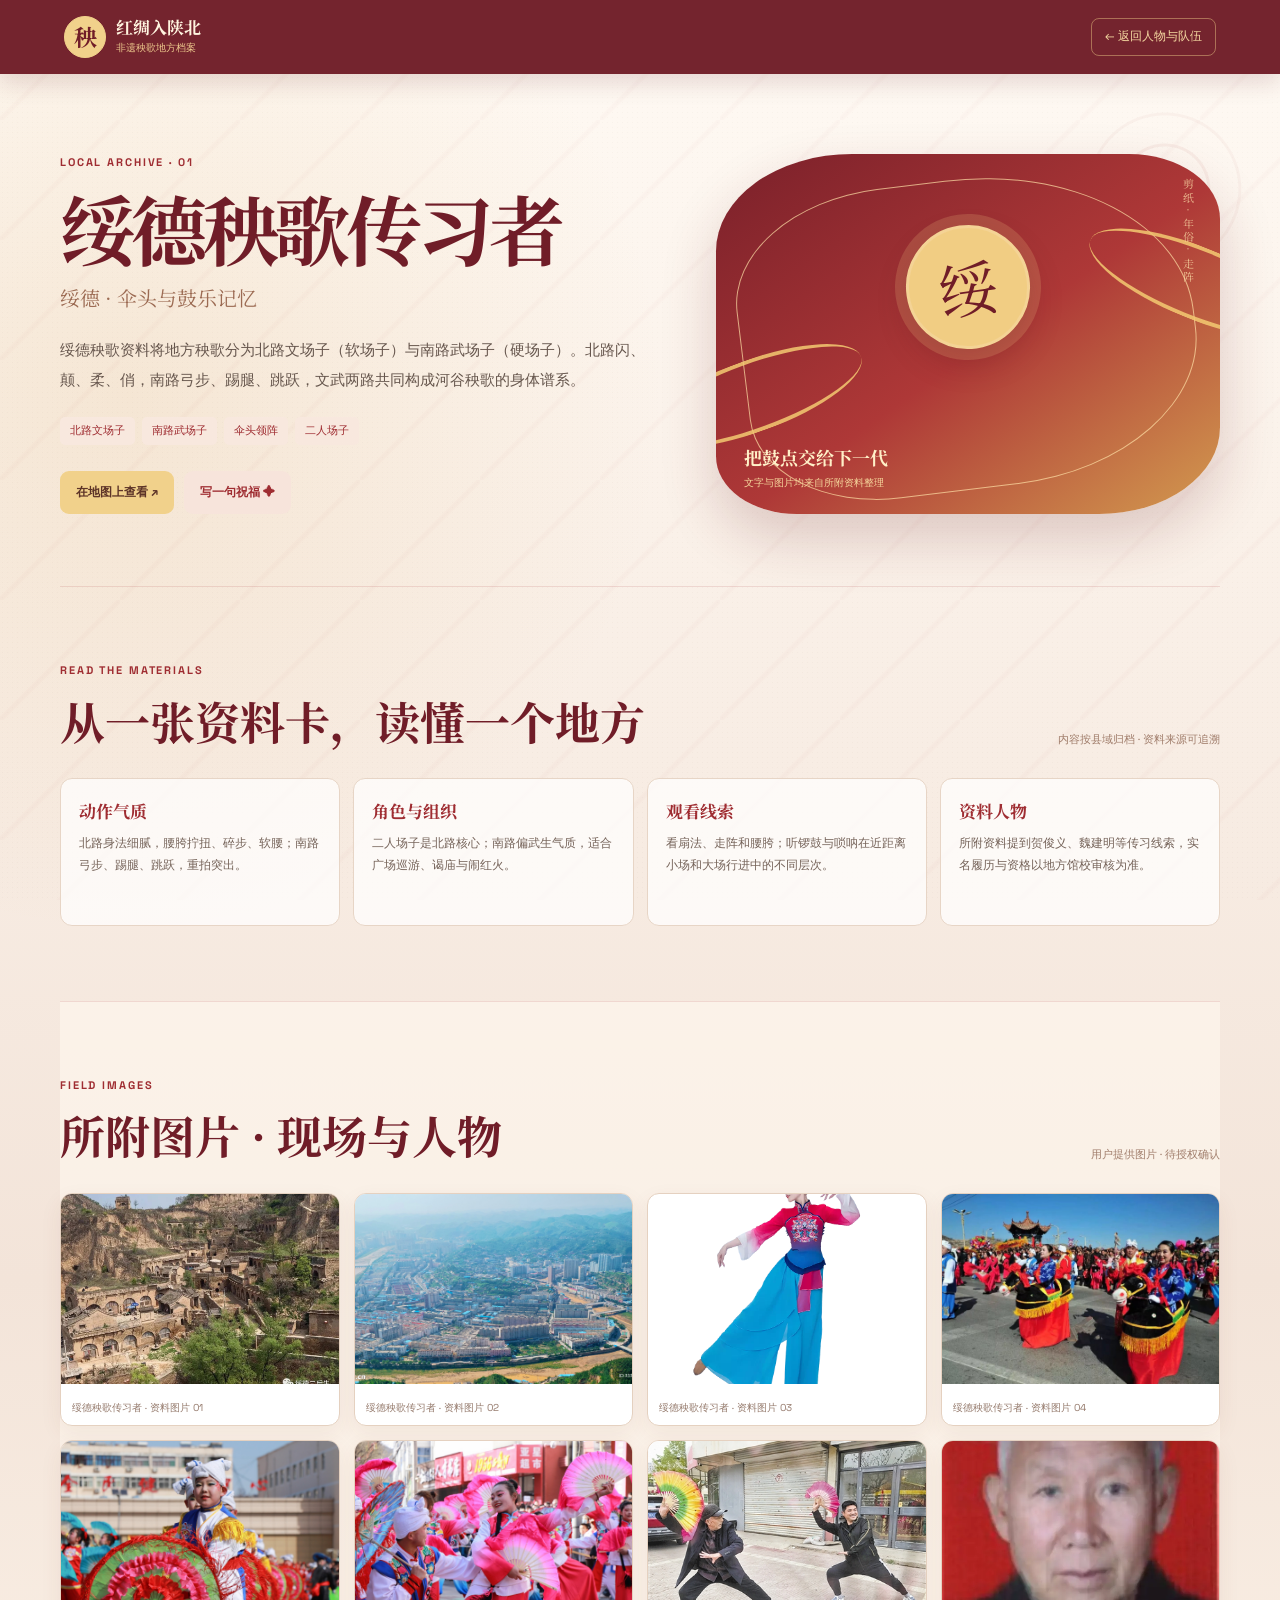
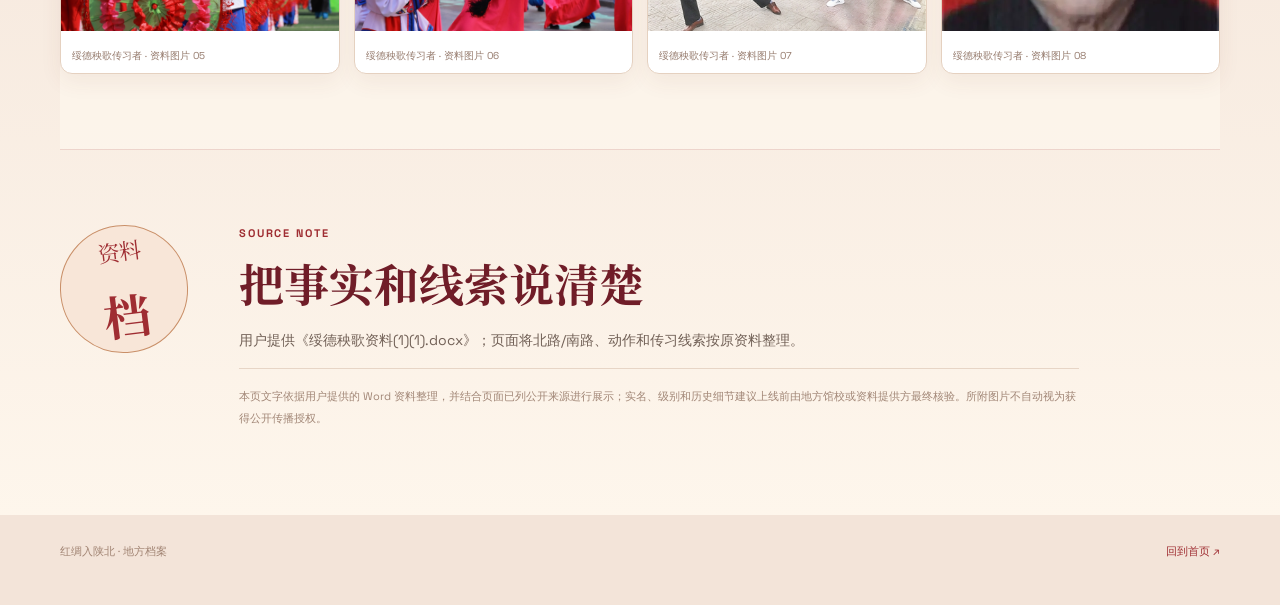
<file: archive.html>
<!doctype html>
<html lang="zh-CN">
<head>
  <meta charset="utf-8" />
  <meta name="viewport" content="width=device-width, initial-scale=1" />
  <meta name="theme-color" content="#7c2028" />
  <title>地方档案 · 红绸入陕北</title>
  <link rel="preconnect" href="https://fonts.googleapis.com" />
  <link rel="preconnect" href="https://fonts.gstatic.com" crossorigin />
  <link href="https://fonts.googleapis.com/css2?family=Noto+Serif+SC:wght@500;600;700;900&family=Space+Grotesk:wght@400;500;600;700&display=swap" rel="stylesheet" />
  <link rel="stylesheet" href="archive.css?v=20261019archive" />
</head>
<body>
  <div class="archive-paper-cut" aria-hidden="true"></div>
  <header class="archive-topbar">
    <a class="archive-brand" href="index.html#home"><span>秧</span><b>红绸入陕北</b><small>非遗秧歌地方档案</small></a>
    <a class="archive-back" href="index.html#legacy">← 返回人物与队伍</a>
  </header>
  <main class="archive-main">
    <section class="archive-hero">
      <div class="archive-hero-copy">
        <p class="archive-kicker" id="archiveKicker">LOCAL ARCHIVE · 01</p>
        <h1 id="archiveTitle">绥德秧歌传习者</h1>
        <p class="archive-subtitle" id="archiveSubtitle">绥德 · 伞头与鼓乐记忆</p>
        <p class="archive-lead" id="archiveLead"></p>
        <div class="archive-tags" id="archiveTags"></div>
        <div class="archive-actions"><a class="archive-button archive-button-gold" href="index.html#atlas">在地图上查看 ↗</a><button class="archive-button archive-button-soft" id="archiveBless" type="button">写一句祝福 ✦</button></div>
      </div>
      <div class="archive-hero-art"><div class="archive-seal" id="archiveSeal">绥</div><div class="archive-ribbon ribbon-one"></div><div class="archive-ribbon ribbon-two"></div><div class="archive-art-copy"><b id="archiveArtTitle">把鼓点交给下一代</b><span>文字与图片均来自所附资料整理</span></div></div>
    </section>

    <section class="archive-section archive-overview">
      <div class="archive-section-head"><div><p class="archive-kicker">READ THE MATERIALS</p><h2>从一张资料卡，读懂一个地方</h2></div><span class="archive-note">内容按县域归档 · 资料来源可追溯</span></div>
      <div class="archive-facts" id="archiveFacts"></div>
    </section>

    <section class="archive-section archive-gallery-section">
      <div class="archive-section-head"><div><p class="archive-kicker">FIELD IMAGES</p><h2 id="galleryHeading">所附图片 · 现场与人物</h2></div><span class="archive-note">用户提供图片 · 待授权确认</span></div>
      <div class="archive-gallery" id="archiveGallery"></div>
    </section>

    <section class="archive-section archive-source-section">
      <div class="archive-source-mark">资料<br><b>档</b></div>
      <div><p class="archive-kicker">SOURCE NOTE</p><h2>把事实和线索说清楚</h2><p id="archiveSource"></p><p class="archive-disclaimer">本页文字依据用户提供的 Word 资料整理，并结合页面已列公开来源进行展示；实名、级别和历史细节建议上线前由地方馆校或资料提供方最终核验。所附图片不自动视为获得公开传播授权。</p></div>
    </section>
  </main>
  <footer class="archive-footer"><span>红绸入陕北 · 地方档案</span><a href="index.html">回到首页 ↗</a></footer>
  <div class="archive-blessing" id="archiveBlessing" aria-live="polite"></div>
  <div class="archive-note-modal" id="archiveBlessModal" aria-hidden="true">
    <div class="archive-note-backdrop" data-close-archive-note></div>
    <section class="archive-note-card" role="dialog" aria-modal="true" aria-labelledby="archiveNoteTitle">
      <button class="archive-note-close" type="button" data-close-archive-note aria-label="关闭">×</button>
      <p class="archive-kicker">LEAVE A BLESSING</p>
      <h2 id="archiveNoteTitle">写一句给秧歌的祝福</h2>
      <textarea id="archiveBlessInput" rows="4" maxlength="80" placeholder="例如：愿鼓点一直响到下一代……"></textarea>
      <div class="archive-note-actions"><span>只保存在本机 · 保存后会飘过页面</span><button class="archive-button archive-button-gold" id="archiveBlessSave" type="button">飘出祝福</button></div>
    </section>
  </div>
  <script src="archive.js?v=20261019archive"></script>
</body>
</html>
</file>
<file: styles.css>
:root{--red:#a52b2b;--red-deep:#731f25;--red-soft:#f8ece8;--gold:#c7964e;--gold-light:#e5c58a;--ink:#292222;--muted:#766e6a;--paper:#faf8f4;--line:#e8ded4;--shadow:0 18px 48px rgba(92,39,31,.12);--serif:'Noto Serif SC','Songti SC',serif;--sans:'Space Grotesk','PingFang SC','Microsoft YaHei',sans-serif}
*{box-sizing:border-box}html{scroll-behavior:smooth}body{margin:0;color:var(--ink);background:var(--paper);font-family:var(--sans);line-height:1.6}body:before{content:"";position:fixed;inset:0;pointer-events:none;opacity:.28;background-image:radial-gradient(rgba(125,85,61,.09) .6px,transparent .6px);background-size:5px 5px;z-index:-1}a{color:inherit;text-decoration:none}button{font:inherit;border:0;background:none;color:inherit;cursor:pointer}img{display:block;max-width:100%}.container{width:min(1160px,calc(100% - 48px));margin:0 auto}.section-pad{padding:112px 0}.topbar{position:sticky;top:0;z-index:50;display:flex;align-items:center;justify-content:space-between;gap:22px;min-height:72px;padding:12px clamp(20px,4vw,56px);background:rgba(250,248,244,.92);backdrop-filter:blur(16px);border-bottom:1px solid rgba(119,68,53,.12)}.brand{display:flex;align-items:center;gap:10px;min-width:210px}.brand-mark{width:36px;height:36px;display:grid;place-items:center;color:#fff;background:var(--red);border-radius:11px 11px 11px 2px;font-family:var(--serif);font-size:20px;font-weight:700}.brand b{display:block;font-family:var(--serif);font-size:16px;line-height:1.1}.brand small{display:block;margin-top:3px;color:var(--muted);font-size:10px;letter-spacing:.08em}.nav{display:flex;align-items:center;gap:4px}.nav a{padding:9px 12px;border-radius:9px;font-size:13px;color:#6c625e}.nav a:hover,.nav a.active{color:var(--red);background:var(--red-soft)}.top-actions{display:flex;gap:8px}.icon-btn{padding:8px 10px;border:1px solid var(--line);border-radius:9px;color:var(--muted);font-size:12px}.icon-btn:hover{border-color:var(--gold);color:var(--red)}.icon-btn span{margin-left:4px}.hero{position:relative;min-height:calc(100vh - 72px);display:grid;align-items:end;overflow:hidden;color:#fff;background:#4e1f24}.hero-media,.hero-shade{position:absolute;inset:0}.hero-media{background-image:url('assets/ansai-waist-drums.jpg');background-position:center 40%;background-size:cover;filter:saturate(.9)}.hero-shade{background:linear-gradient(90deg,rgba(44,20,20,.9),rgba(53,25,27,.52) 55%,rgba(40,17,18,.15)),linear-gradient(0deg,rgba(41,15,17,.9),transparent 47%)}.hero-inner{position:relative;display:grid;grid-template-columns:minmax(0,1fr) 280px;gap:55px;padding:95px 0 78px}.kicker{margin:0 0 14px;color:var(--red);font-size:11px;font-weight:700;letter-spacing:.16em}.kicker.light{color:#f2cf9a}.hero h1{max-width:760px;margin:0 0 18px;font-family:var(--serif);font-size:clamp(44px,7vw,86px);line-height:1.08;letter-spacing:-.06em}.hero h1 em{font-style:normal;color:#f6d89a}.hero-lead{max-width:610px;margin:0;color:rgba(255,255,255,.82);font-size:17px;line-height:1.9}.hero-ctas{display:flex;gap:12px;flex-wrap:wrap;margin-top:31px}.btn{min-height:44px;padding:0 17px;display:inline-flex;align-items:center;justify-content:center;gap:13px;border-radius:10px;font-size:13px;font-weight:600;transition:transform .2s,box-shadow .2s,background .2s}.btn:hover{transform:translateY(-2px);box-shadow:0 10px 25px rgba(73,27,24,.16)}.btn-gold{color:#3d2920;background:var(--gold-light)}.btn-ghost{color:#fff;border:1px solid rgba(255,255,255,.34);background:rgba(255,255,255,.06)}.hero-stats{display:flex;gap:30px;margin-top:46px}.hero-stats div{padding-right:30px;border-right:1px solid rgba(255,255,255,.22)}.hero-stats div:last-child{border:0}.hero-stats strong{display:block;font-family:var(--serif);font-size:28px;color:#f5d493}.hero-stats span{font-size:11px;color:rgba(255,255,255,.62)}.hero-note{align-self:end;padding:18px 0 0 20px;border-left:1px solid rgba(255,255,255,.3)}.note-index{color:#f4d49a;font-size:11px;letter-spacing:.16em}.hero-note p{margin:20px 0 22px;color:rgba(255,255,255,.75);font-size:13px;line-height:1.9}.hero-note a{color:#f7d79b;font-size:12px}.scroll-cue{position:absolute;bottom:22px;left:50%;transform:translateX(-50%);font-size:10px;color:rgba(255,255,255,.6);letter-spacing:.1em}.scroll-cue span{display:inline-block;width:1px;height:32px;margin-right:8px;vertical-align:middle;background:#e6c17d}.intro{background:#f2eae3}.intro-grid{display:grid;grid-template-columns:1fr 1.1fr;gap:90px;align-items:start}.intro h2,.section-head h2,.sources h2{margin:0;font-family:var(--serif);font-size:clamp(30px,4vw,49px);line-height:1.23;letter-spacing:-.04em}.intro-text{padding-top:8px}.intro-text .lead{margin:0 0 18px;font-family:var(--serif);font-size:23px;line-height:1.5;color:var(--red-deep)}.intro-text p:not(.lead){margin:0;color:#625953;font-size:15px;line-height:2}.source-line{margin-top:29px;padding-top:17px;border-top:1px solid rgba(150,103,78,.25);color:#8d7769;font-size:11px}.source-line span{margin-right:12px;color:var(--red);font-weight:700}.section-head{display:flex;align-items:end;justify-content:space-between;gap:24px;margin-bottom:32px}.section-head h2{font-size:clamp(29px,4vw,45px)}.text-link{font-size:12px;color:var(--red);white-space:nowrap}.people-row{display:grid;grid-template-columns:1.12fr 1fr 1fr;gap:18px}.person-card{padding-bottom:21px;border:1px solid var(--line);border-radius:16px;background:#fff;overflow:hidden;box-shadow:var(--shadow);transition:transform .25s,box-shadow .25s}.person-card:hover{transform:translateY(-5px);box-shadow:0 25px 55px rgba(92,39,31,.17)}.person-image{height:245px;background-position:center;background-size:cover}.person-one{background-image:linear-gradient(0deg,rgba(87,23,23,.5),transparent 55%),url('assets/img/person-suid.jpg')}.person-two{background-image:linear-gradient(0deg,rgba(87,23,23,.48),transparent 55%),url('assets/img/person-mizhi.jpg')}.person-three{background-image:linear-gradient(0deg,rgba(87,23,23,.48),transparent 55%),url('assets/img/person-dingbian.jpg');background-position:center}.person-meta{display:flex;justify-content:space-between;align-items:center;padding:15px 18px 0}.tag{display:inline-flex;align-items:center;min-height:22px;padding:0 8px;border-radius:5px;font-size:10px;font-weight:700;letter-spacing:.06em}.tag.red{color:var(--red);background:var(--red-soft)}.tag.gold{color:#85622d;background:#f7efdd}.tag.ink{color:#5f5953;background:#eeeae4}.follow{font-size:24px;color:#aa9a91;line-height:1}.follow.is-followed{color:var(--red)}.person-card h3{margin:7px 18px 1px;font-family:var(--serif);font-size:24px}.person-card p{margin:0 18px;color:var(--muted);font-size:12px}.card-arrow{display:flex;justify-content:space-between;margin:20px 18px 0;padding-top:14px;border-top:1px solid var(--line);font-size:11px;color:var(--red)}.compare{background:#fff}.compare-head{align-items:end}.compare-tabs{display:flex;gap:6px;flex-wrap:wrap}.tab{padding:10px 13px;border-radius:8px;color:#8e8179;font-size:12px;background:#f6f1eb}.tab.is-active{color:#fff;background:var(--red)}.compare-panel{display:grid;grid-template-columns:1.08fr 1fr;min-height:430px;border-radius:18px;overflow:hidden;background:#f3e9e0}.compare-visual{min-height:430px;background-image:linear-gradient(0deg,rgba(55,20,20,.38),transparent 48%),url('assets/ansai-waist-drums.jpg');background-size:cover;background-position:center}.compare-copy{padding:48px 54px}.compare-label{display:flex;align-items:center;gap:9px;color:var(--red);font-size:12px;font-weight:700}.compare-dot{width:8px;height:8px;border-radius:50%;background:var(--gold)}.compare-no{margin-left:auto;color:#a58d77;font-size:10px}.compare-copy h3{margin:22px 0 12px;font-family:var(--serif);font-size:29px;line-height:1.35}.compare-copy>p{margin:0;color:#6b5d54;font-size:14px;line-height:1.9}.compare-facts{display:grid;grid-template-columns:1fr 1fr 1fr;gap:14px;margin:31px 0}.compare-facts div{padding-top:11px;border-top:1px solid #d7c7bb}.compare-facts dt{color:#a18f84;font-size:10px}.compare-facts dd{margin:5px 0 0;color:var(--ink);font-family:var(--serif);font-size:13px}.btn-red{color:#fff;background:var(--red)}.btn-soft{background:#f7eee8;color:var(--red)}.btn-outline{border:1px solid #c88a78;color:var(--red);background:transparent}.quiz-card{display:flex;align-items:center;justify-content:space-between;gap:30px;margin-top:18px;padding:25px 29px;border:1px solid var(--line);border-radius:14px;background:#fdfbf8}.quiz-card h3,.vote-card h3{margin:0;font-family:var(--serif);font-size:22px}.quiz-card .kicker,.vote-card .kicker{margin-bottom:6px}.quiz-card p:not(.kicker){margin:3px 0 0;color:#8d7d73;font-size:12px}.quiz-options{display:flex;gap:8px}.quiz-options button,.vote-options button{padding:11px 14px;border:1px solid var(--line);border-radius:8px;background:#fff;color:#6b5d54;font-size:12px}.quiz-options button:hover,.quiz-options button.is-correct{border-color:var(--red);color:var(--red);background:var(--red-soft)}.quiz-options button.is-wrong{border-color:#d7a29b;color:#a65e53}.vote-card{display:grid;grid-template-columns:1fr 1.5fr auto;align-items:center;gap:26px;margin-top:18px;padding:25px 29px;border-radius:14px;background:var(--red);color:#fff}.vote-card .kicker{color:#e8c586}.vote-options{display:flex;gap:9px}.vote-options button{display:flex;justify-content:space-between;gap:24px;min-width:120px;background:rgba(255,255,255,.1);border-color:rgba(255,255,255,.22);color:#fff}.vote-options button:hover,.vote-options button.is-voted{background:#fff;color:var(--red)}.vote-options b{color:#f0d18f}.share-link{color:#f3d290;white-space:nowrap;font-size:12px}.atlas{background:#f2eae3}.atlas-layout{display:grid;grid-template-columns:1.2fr 1fr;gap:18px}.map-card{position:relative;min-height:360px;overflow:hidden;border-radius:18px;background:linear-gradient(135deg,#eadfd4,#f6f0e9)}.map-card:before{content:"";position:absolute;inset:12% 17%;border:1px solid #d2b8a4;border-radius:52% 38% 46% 34%;transform:rotate(-15deg);opacity:.7}.map-card:after{content:"陕北秧歌 · YULIN";position:absolute;right:24px;top:24px;color:#b4967c;font-size:10px;letter-spacing:.12em}.map-lines{position:absolute;inset:0;background:linear-gradient(135deg,transparent 48%,rgba(177,145,117,.16) 49%,transparent 50%),linear-gradient(70deg,transparent 55%,rgba(177,145,117,.13) 56%,transparent 57%);background-size:100px 100px}.map-label.yulin{position:absolute;top:44%;left:45%;font-family:var(--serif);font-size:35px;color:#b99578;opacity:.62}.map-pin{position:absolute;display:flex;align-items:center;gap:6px;color:#6a554b;font-size:12px}.map-pin i{width:14px;height:14px;border:3px solid #fff;border-radius:50%;background:#baa79a;box-shadow:0 0 0 1px #af9585,0 3px 8px rgba(84,45,34,.2)}.map-pin.is-lit i,.map-pin:hover i{background:var(--red);box-shadow:0 0 0 1px var(--red),0 3px 10px rgba(165,43,43,.3)}.pin-sd{top:28%;left:57%}.pin-mz{top:47%;left:49%}.pin-db{top:68%;left:32%}.map-legend{position:absolute;left:23px;bottom:21px;display:flex;gap:15px;color:#9b8375;font-size:10px}.map-legend span{display:flex;align-items:center;gap:5px}.pin-dot{display:inline-block;width:7px;height:7px;border-radius:50%;background:#baa79a}.pin-dot.active{background:var(--red)}.county-panel{padding:39px 43px;border-radius:18px;background:#fff;box-shadow:var(--shadow)}.county-kicker{display:flex;gap:10px;color:var(--red);font-size:11px;letter-spacing:.1em}.county-kicker span:first-child{font-family:var(--serif);font-size:16px}.county-panel h3{margin:17px 0 8px;font-family:var(--serif);font-size:42px}.county-panel>p{margin:0;color:#6b5d54;font-size:14px;line-height:1.9}.county-grid{display:grid;grid-template-columns:repeat(3,1fr);gap:9px;margin:27px 0}.county-grid div{padding:11px 12px;border-radius:8px;background:#f8f2ec}.county-grid span,.county-grid b{display:block}.county-grid span{font-size:10px;color:#a38c7f}.county-grid b{margin-top:4px;font-family:var(--serif);font-size:13px}.artifact-grid{display:grid;grid-template-columns:1fr 1fr;gap:18px;margin-top:18px}.artifact{display:grid;grid-template-columns:160px 1fr;gap:21px;align-items:center;padding:13px;border-radius:14px;background:#fff}.artifact img{width:160px;height:160px;border-radius:9px;object-fit:cover}.artifact h3{margin:7px 0 3px;font-family:var(--serif);font-size:21px}.artifact p{margin:0;color:#75665d;font-size:12px;line-height:1.7}.artifact-btn{margin-top:12px;color:var(--red);font-size:11px}.legacy-detail{background:#fff}.detail-grid{display:grid;grid-template-columns:1fr 1fr;gap:72px;align-items:center}.detail-photo{position:relative;min-height:530px;border-radius:18px;background-image:linear-gradient(0deg,rgba(60,20,20,.5),transparent 60%),url('assets/img/detail-portrait.jpg');background-position:center;background-size:cover}.detail-stamp{position:absolute;right:22px;top:22px;padding:9px 10px;color:#fff;border:1px solid rgba(255,255,255,.45);font-family:var(--serif);font-size:10px;line-height:1.5;text-align:center}.detail-stamp b{font-size:24px}.detail-copy h2{margin:0 0 17px;font-family:var(--serif);font-size:clamp(30px,4vw,47px);line-height:1.27}.detail-copy .lead{margin:0 0 25px;color:#7c6d65;font-size:14px;line-height:1.9}.timeline{border-top:1px solid var(--line)}.timeline>div{display:flex;gap:15px;padding:15px 0;border-bottom:1px solid var(--line)}.timeline span{width:30px;color:var(--red);font-size:11px}.timeline p{margin:0}.timeline b,.timeline small{display:block}.timeline b{font-family:var(--serif);font-size:15px}.timeline small{margin-top:3px;color:#8a7970;font-size:12px}.detail-actions{display:flex;gap:9px;margin-top:25px}.detail-foot{margin-top:16px;color:#aa9589;font-size:10px;line-height:1.7}.sources{padding-top:80px;padding-bottom:90px;background:#f2eae3}.sources-head{display:flex;justify-content:space-between;align-items:end;margin-bottom:27px}.source-count{color:#9b8375;font-size:11px}.source-grid{display:grid;grid-template-columns:1fr 1fr;gap:11px}.source-grid a{display:flex;justify-content:space-between;gap:20px;padding:16px 18px;border:1px solid #dfd1c5;border-radius:10px;background:rgba(255,255,255,.5)}.source-grid a:hover{border-color:var(--gold);background:#fff}.source-grid b{font-family:var(--serif);font-size:13px}.source-grid span{color:#9e8a7c;font-size:10px}.disclaimer{margin:22px 0 0;color:#9e8a7c;font-size:11px}.footer{padding:26px 0 90px;color:#a18b7e;background:#f2eae3;font-size:10px;letter-spacing:.06em}.footer .container{display:flex;justify-content:space-between}.bottom-nav{display:none}.modal{position:fixed;inset:0;z-index:100;display:grid;place-items:center;padding:20px;opacity:0;pointer-events:none;transition:opacity .25s}.modal.is-open{opacity:1;pointer-events:auto}.modal-backdrop{position:absolute;inset:0;background:rgba(36,15,16,.66);backdrop-filter:blur(6px)}.modal-card{position:relative;width:min(520px,100%);padding:34px;border-radius:18px;background:var(--paper);box-shadow:0 25px 80px rgba(34,11,10,.35);transform:translateY(10px);transition:transform .25s}.modal.is-open .modal-card{transform:translateY(0)}.modal-close{position:absolute;right:16px;top:12px;color:#9e877b;font-size:25px}.modal-card h2{margin:0;font-family:var(--serif);font-size:30px}.modal-card p{color:#6e5f57;font-size:14px;line-height:1.9}.modal-card .modal-meta{display:flex;justify-content:space-between;align-items:center;margin-top:24px;padding-top:17px;border-top:1px solid var(--line);color:#a18c7f;font-size:11px}.tribute-number{font-family:var(--serif);font-size:60px;line-height:1;color:var(--red)}.silk-transition{position:fixed;inset:0;z-index:99;display:flex;pointer-events:none;opacity:0}.silk-transition.play{opacity:1}.silk-transition span{flex:1;background:var(--red);transform:translateY(-100%);border-radius:0 0 50% 50%;animation:silk .7s ease-in-out both}.silk-transition span:nth-child(2){background:#c7914f;animation-delay:.06s}.silk-transition span:nth-child(3){background:#8d2529;animation-delay:.12s}@keyframes silk{0%{transform:translateY(-100%)}45%{transform:translateY(0)}100%{transform:translateY(100%)}}@media(max-width:900px){.nav{display:none}.hero-inner{grid-template-columns:1fr}.hero-note{display:none}.intro-grid,.detail-grid,.atlas-layout{grid-template-columns:1fr;gap:36px}.people-row{grid-template-columns:1fr 1fr}.featured-person{grid-column:span 2}.compare-panel{grid-template-columns:1fr}.compare-visual{min-height:300px}.compare-copy{padding:34px}.vote-card{grid-template-columns:1fr}.vote-options{flex-wrap:wrap}.share-link{justify-self:start}.bottom-nav{position:fixed;bottom:0;left:0;right:0;z-index:60;display:flex;justify-content:space-around;padding:9px 10px calc(9px + env(safe-area-inset-bottom));border-top:1px solid var(--line);background:rgba(250,248,244,.94);backdrop-filter:blur(15px)}.bottom-nav a{display:grid;gap:2px;justify-items:center;color:#8d7c72;font-size:10px}.bottom-nav a.active{color:var(--red)}.bottom-nav span{font-size:17px}.footer{padding-bottom:100px}}@media(max-width:560px){.container{width:min(100% - 30px,1160px)}.topbar{min-height:62px;padding:10px 15px}.brand{min-width:auto}.brand small{display:none}.top-actions .icon-btn span{display:none}.section-pad{padding:76px 0}.hero{min-height:calc(100svh - 62px)}.hero-inner{padding:66px 0 72px}.hero h1{font-size:47px}.hero-lead{font-size:15px}.hero-stats{gap:18px}.hero-stats div{padding-right:18px}.hero-stats strong{font-size:24px}.section-head{display:block}.section-head .text-link{display:inline-block;margin-top:13px}.people-row{grid-template-columns:1fr}.featured-person{grid-column:auto}.person-image{height:220px}.compare-tabs{margin-top:16px}.compare-panel{min-height:0}.compare-visual{min-height:230px}.compare-copy{padding:27px 22px}.compare-copy h3{font-size:24px}.compare-facts{grid-template-columns:1fr}.quiz-card{display:block}.quiz-options{flex-wrap:wrap;margin-top:18px}.vote-options button{min-width:105px}.county-panel{padding:29px 23px}.county-panel h3{font-size:37px}.artifact-grid,.source-grid{grid-template-columns:1fr}.artifact{grid-template-columns:112px 1fr}.artifact img{width:112px;height:135px}.detail-grid{gap:29px}.detail-photo{min-height:340px}.footer .container{display:block}.footer .container span:last-child{display:block;margin-top:8px}.modal-card{padding:29px 23px}}
/* 第二版：陕北年俗视觉、双端入口、音乐房与秧小北 */
body{background:radial-gradient(circle at 18% 12%,rgba(198,150,78,.12),transparent 28%),linear-gradient(180deg,#fffaf2 0%,#f5e6da 48%,#fff9f0 100%)}
.topbar{background:rgba(118,27,31,.96);border-bottom-color:rgba(245,214,159,.24);color:#fff}.brand b{color:#fff}.brand small,.nav a,.icon-btn{color:rgba(255,240,218,.74)}.nav a:hover,.nav a.active{color:#7b2228;background:#f6d89c}.icon-btn{border-color:rgba(245,214,159,.32)}.icon-btn:hover{color:#f7d99a;border-color:#f7d99a}
.hero-media{filter:saturate(1.15) contrast(1.05)}.hero-shade{background:linear-gradient(90deg,rgba(75,13,20,.94),rgba(93,24,23,.58) 56%,rgba(74,20,16,.14)),linear-gradient(0deg,rgba(55,12,16,.92),transparent 47%)}.hero:after{content:"窗花 · 红绸 · 窗花 · 红绸";position:absolute;inset:auto 0 0;height:90px;color:rgba(240,185,105,.5);font-family:var(--serif);font-size:34px;letter-spacing:14px;transform:rotate(-3deg);opacity:.45;pointer-events:none}.hero h1{font-weight:900;text-shadow:0 3px 0 rgba(45,7,12,.25)}
.section-note{color:#9e7a61;font-size:11px}.ritual{background:#7a2028;color:#fff0dc;position:relative;overflow:hidden}.ritual:before{content:"窗花 · 窗花 · 窗花 · 窗花";position:absolute;inset:18px auto auto -40px;color:rgba(250,208,145,.11);font-family:var(--serif);font-size:50px;letter-spacing:22px;transform:rotate(-8deg);white-space:nowrap}.ritual .kicker{color:#f3c978}.ritual h2{color:#fff1db}.history-line{display:grid;grid-template-columns:repeat(4,1fr);gap:1px;margin-top:38px;border-top:1px solid rgba(255,230,183,.3)}.history-line article{position:relative;padding:28px 22px 6px;border-right:1px solid rgba(255,230,183,.25)}.history-line article:last-child{border:0}.history-line article:before{content:"";position:absolute;top:-5px;left:22px;width:9px;height:9px;border-radius:50%;background:#efc875;box-shadow:0 0 0 5px rgba(239,200,117,.12)}.history-line span{font-family:var(--serif);font-size:26px;color:#f4ce83}.history-line b{display:block;margin-top:12px;font-family:var(--serif);font-size:18px}.history-line p{margin:8px 0 0;color:rgba(255,240,218,.68);font-size:12px;line-height:1.8}.movement-lab{display:grid;grid-template-columns:.9fr 1.4fr;gap:38px;align-items:center;margin-top:62px;padding-top:32px;border-top:1px solid rgba(255,230,183,.25)}.lab-intro h3{margin:0;font-family:var(--serif);font-size:28px}.lab-intro p:not(.kicker){color:rgba(255,240,218,.68);font-size:13px;line-height:1.85}.move-cards{display:grid;grid-template-columns:repeat(4,1fr);gap:10px}.move-cards button{padding:20px 12px 16px;border:1px solid rgba(255,230,183,.24);border-radius:12px;color:#fff;background:rgba(255,255,255,.08);text-align:left;transition:.25s}.move-cards button:hover,.move-cards button.is-active{transform:translateY(-5px);border-color:#f3c978;background:rgba(243,201,120,.2)}.move-cards i{display:block;color:#f3c978;font-size:24px;font-style:normal}.move-cards b{display:block;margin-top:10px;font-family:var(--serif);font-size:19px}.move-cards small{display:block;margin-top:4px;color:rgba(255,240,218,.65);font-size:10px}
.music-room{background:#f7d8bd;position:relative;overflow:hidden}.music-room:after{content:"♫  唢呐  ♫  腰鼓  ♫  信天游";position:absolute;right:-30px;bottom:20px;color:rgba(125,28,31,.1);font-family:var(--serif);font-size:42px;transform:rotate(-7deg)}.music-layout{display:grid;grid-template-columns:270px 1fr;gap:35px;align-items:stretch}.music-cover{position:relative;min-height:290px;display:flex;flex-direction:column;justify-content:flex-end;padding:24px;border-radius:18px;overflow:hidden;color:#fff;background:linear-gradient(145deg,#9f2c30,#651c27)}.music-cover:before{content:"";position:absolute;inset:18px;border:1px solid rgba(246,206,132,.46);border-radius:50% 45% 50% 42%;transform:rotate(12deg)}.cover-ring{position:absolute;width:175px;height:175px;right:-25px;top:26px;border:16px solid rgba(244,203,128,.22);border-radius:50%}.cover-seal{position:relative;width:52px;height:52px;display:grid;place-items:center;border:1px solid #f3ce84;border-radius:50%;font-family:var(--serif);font-size:23px}.music-cover p{position:relative;margin:21px 0 0;font-family:var(--serif);font-size:20px;line-height:1.45}.track-list{display:grid;gap:10px;align-content:start}.track-row{display:grid;grid-template-columns:40px 1fr auto;align-items:center;gap:13px;padding:15px 18px;border-radius:11px;background:#fffaf4;border:1px solid rgba(137,83,60,.15)}.track-row.is-current{border-color:#b4403a;box-shadow:0 6px 18px rgba(112,30,30,.12)}.track-index{width:29px;height:29px;display:grid;place-items:center;border-radius:50%;color:#a12d2f;background:#f7e4d4;font-size:11px}.track-row strong{display:block;font-family:var(--serif);font-size:15px}.track-row small{display:block;margin-top:2px;color:#987f70;font-size:10px}.track-actions{display:flex;align-items:center;gap:10px}.track-actions button{color:#a12d2f;font-size:12px}.music-disclaimer{margin-top:17px;color:#9c7b68;font-size:10px}
.music-dock{position:fixed;left:50%;bottom:22px;z-index:45;display:flex;align-items:center;gap:10px;width:min(430px,calc(100% - 30px));padding:9px 12px;border:1px solid rgba(247,211,153,.45);border-radius:13px;color:#fff7e8;background:rgba(103,22,29,.95);box-shadow:0 15px 35px rgba(83,18,20,.22);transform:translateX(-50%);backdrop-filter:blur(10px)}.dock-play{width:31px;height:31px;display:grid;place-items:center;border-radius:50%;color:#7d2028;background:#f3cd83;font-size:11px}.dock-copy{min-width:0;flex:1}.dock-copy strong,.dock-copy span{display:block;overflow:hidden;text-overflow:ellipsis;white-space:nowrap}.dock-copy strong{font-family:var(--serif);font-size:12px}.dock-copy span{margin-top:2px;color:rgba(255,242,219,.64);font-size:9px}.dock-next,.dock-list{color:#f0cb83;font-size:17px}.entry-audio{position:fixed;inset:auto 50% 92px;z-index:47;display:flex;align-items:center;gap:22px;width:min(510px,calc(100% - 30px));padding:15px 18px;border-radius:13px;color:#fff9e9;background:#8f272e;box-shadow:0 14px 35px rgba(85,15,19,.22);transform:translate(-50%,20px);opacity:0;pointer-events:none;transition:.25s}.entry-audio.is-visible{opacity:1;pointer-events:auto;transform:translate(-50%,0)}.entry-audio b,.entry-audio small{display:block}.entry-audio b{font-family:var(--serif);font-size:14px}.entry-audio small{margin-top:3px;color:#f3d7ae;font-size:10px}.entry-wave{display:block;color:#f3c777;font-size:23px;letter-spacing:-4px}.entry-audio button{margin-left:auto;padding:10px 15px;border-radius:8px;color:#7d2028;background:#f5d38a;font-size:12px;font-weight:700}
.settings-list{display:grid;gap:10px;margin-top:20px}.settings-list .btn{justify-content:flex-start}.chat-jump{display:block;margin:-2px 0 12px;padding:7px 10px;border:1px solid #e4c4b1;border-radius:8px;color:#8d282e;background:#fff;font-size:10px}
.device-gate{position:fixed;inset:0;z-index:200;display:grid;place-items:center;padding:20px;background:linear-gradient(135deg,#681a25,#a63131 52%,#d18b49);transition:opacity .35s,visibility .35s}.device-gate.is-hidden{opacity:0;visibility:hidden;pointer-events:none}.gate-lattice{position:absolute;inset:0;opacity:.18;background:radial-gradient(circle at 12px 12px,transparent 0 7px,#f8d99a 8px 9px,transparent 10px);background-size:38px 38px}.gate-card{position:relative;width:min(620px,100%);padding:46px 42px 35px;text-align:center;color:#fff3df;border:1px solid rgba(255,238,192,.42);border-radius:22px;background:rgba(84,17,23,.62);box-shadow:0 30px 80px rgba(48,8,14,.35);backdrop-filter:blur(10px)}.gate-card .kicker{margin-bottom:22px}.gate-seal{width:62px;height:62px;display:grid;place-items:center;margin:0 auto 19px;border:1px solid #f5d18b;border-radius:50%;font-family:var(--serif);font-size:30px;color:#7e2028;background:#f5d18b}.gate-card h1{margin:0;font-family:var(--serif);font-size:clamp(30px,5vw,48px)}.gate-card>p:not(.kicker){margin:11px 0 26px;color:rgba(255,243,222,.73);font-size:13px}.gate-options{display:grid;grid-template-columns:1fr 1fr;gap:13px}.gate-option{padding:22px 16px;border:1px solid rgba(255,238,192,.36);border-radius:12px;color:#fff1db;background:rgba(255,255,255,.08);text-align:left;transition:.25s}.gate-option:hover{transform:translateY(-4px);border-color:#f5d18b;background:rgba(245,209,139,.17)}.gate-icon{display:block;color:#f3ce87;font-size:27px}.gate-option b,.gate-option small{display:block}.gate-option b{margin-top:10px;font-family:var(--serif);font-size:19px}.gate-option small{margin-top:3px;color:rgba(255,243,222,.64);font-size:10px}.gate-note{margin-top:25px;color:rgba(255,243,222,.5);font-size:10px;line-height:1.7}
.assistant-orb{position:fixed;right:25px;bottom:118px;z-index:44;width:76px;height:76px;border-radius:50%;color:#fff;background:radial-gradient(circle at 35% 28%,#f3d18d 0 8%,transparent 9%),linear-gradient(145deg,#c34a3e,#781e29);box-shadow:0 14px 32px rgba(97,23,25,.3);animation:orb-float 4s ease-in-out infinite}.assistant-orb:before{content:"";position:absolute;inset:-7px;border:1px solid rgba(190,67,54,.34);border-radius:50%;animation:orb-ring 2.8s ease-in-out infinite}.orb-face{position:relative;z-index:2;width:43px;height:43px;display:grid;place-items:center;margin:0 auto;border:2px solid #f4d08a;border-radius:48% 48% 42% 42%;font-family:var(--serif);font-size:25px;color:#8a252a;background:#f6c997}.orb-scarf{position:absolute;right:6px;top:28px;width:27px;height:7px;border-radius:50%;background:#eec578;transform:rotate(-18deg)}.assistant-orb small{position:absolute;left:50%;bottom:-19px;transform:translateX(-50%);color:#8f292f;font-size:10px;white-space:nowrap}.assistant-orb.is-dancing{animation:orb-dance .75s ease-in-out 2}.assistant-panel{position:fixed;top:88px;right:22px;z-index:80;display:flex;flex-direction:column;width:min(380px,calc(100% - 30px));height:min(640px,calc(100vh - 120px));overflow:hidden;border:1px solid #e6c7ac;border-radius:18px;background:#fff9f2;box-shadow:0 25px 70px rgba(82,25,22,.28);transform:translateX(22px);opacity:0;pointer-events:none;transition:.3s}.assistant-panel.is-open{transform:translateX(0);opacity:1;pointer-events:auto}.assistant-head{display:flex;align-items:center;gap:10px;padding:13px 16px;color:#fff4df;background:#7f222a}.assistant-head b,.assistant-head small{display:block}.assistant-head b{font-family:var(--serif);font-size:16px}.assistant-head small{color:#f1c992;font-size:10px}.assistant-head>button{margin-left:auto;color:#f8d8a0;font-size:23px}.assistant-avatar{width:36px;height:36px;display:grid;place-items:center;border:1px solid #f1cb80;border-radius:50%;color:#7f222a;font-family:var(--serif);background:#f4c98e}.assistant-motion{position:relative;height:96px;display:grid;place-items:center;overflow:hidden;background:linear-gradient(180deg,#f5d7b8,#f7eee4)}.motion-body{width:40px;height:48px;display:grid;place-items:center;border-radius:47% 47% 35% 35%;color:#f4d398;background:#a52d32;font-family:var(--serif);font-size:22px;animation:mini-dance 2.4s ease-in-out infinite}.motion-scarf{position:absolute;width:90px;height:20px;border-radius:50%;border-top:4px solid #b43b35;animation:scarf-wave 1.6s ease-in-out infinite}.chat-log{flex:1;overflow:auto;padding:16px}.chat-msg{max-width:84%;margin-bottom:10px;padding:10px 12px;border-radius:11px;font-size:12px;line-height:1.7}.chat-msg.bot{border-top-left-radius:3px;color:#634f46;background:#f4e6d8}.chat-msg.user{margin-left:auto;border-top-right-radius:3px;color:#fff;background:#9e2c31}.quick-chips{display:flex;flex-wrap:wrap;gap:6px;margin:6px 0 15px}.quick-chips button{padding:7px 9px;border:1px solid #e6cbb9;border-radius:14px;color:#8d282e;background:#fff;font-size:10px}.chat-compose{display:flex;gap:6px;padding:10px;border-top:1px solid #ecdccf;background:#fff}.chat-compose input{min-width:0;flex:1;padding:8px 10px;border:1px solid #ead8c9;border-radius:8px;font-size:12px;outline:none}.chat-compose input:focus{border-color:#b43a35}.chat-compose button{padding:7px 9px;border-radius:8px;color:#fff;background:#a22c31;font-size:11px}.chat-compose #voiceBtn{color:#a22c31;background:#f5e6d8}.avatar-entry{margin:0 10px 10px;padding:11px;border-radius:9px;color:#7f222a;background:#f5dfca;font-size:11px}.mobile-assistant{display:none}
.avatar-panel{position:fixed;inset:0;z-index:120;display:grid;place-items:center;padding:18px;opacity:0;pointer-events:none;transition:.25s}.avatar-panel.is-open{opacity:1;pointer-events:auto}.avatar-backdrop{position:absolute;inset:0;background:rgba(49,12,13,.7);backdrop-filter:blur(5px)}.avatar-card{position:relative;width:min(760px,100%);padding:31px;border-radius:18px;background:#fff8ef;box-shadow:0 25px 80px rgba(51,12,13,.35)}.avatar-card h2{margin:0;font-family:var(--serif);font-size:30px}.avatar-note{margin:8px 0 21px;color:#8e796c;font-size:12px}.avatar-workspace{display:grid;grid-template-columns:260px 1fr;gap:28px;align-items:center}.avatar-preview{position:relative;display:grid;place-items:center;width:260px;height:260px;overflow:hidden;border-radius:50%;background:linear-gradient(145deg,#ca453b,#76202b);box-shadow:inset 0 0 0 10px #efc77e}.template-burst{position:absolute;inset:18px;border:1px dashed rgba(253,224,155,.7);border-radius:45% 50% 42% 51%;transform:rotate(10deg)}.avatar-face-slot{position:relative;width:92px;height:92px;display:grid;place-items:center;overflow:hidden;border:4px solid #f4d18c;border-radius:50%;color:#985f4b;background:#f3c798;font-family:var(--serif);font-size:12px}.avatar-face-slot img{width:100%;height:100%;object-fit:cover}.template-costume{position:absolute;bottom:35px;color:#f9dda0;font-family:var(--serif);font-size:22px;text-shadow:0 2px 5px rgba(70,10,10,.25)}.avatar-controls{display:grid;gap:13px}.upload-btn{display:inline-flex;justify-content:center;padding:11px;border:1px dashed #bc7e68;border-radius:9px;color:#8c292f;background:#fff;font-size:12px;cursor:pointer}.upload-btn input{display:none}.template-grid{display:grid;grid-template-columns:1fr 1fr;gap:8px}.template-grid button{padding:10px;border:1px solid #e4cabc;border-radius:8px;color:#7f2a2f;background:#fff;font-size:11px}.template-grid button.is-active{border-color:#ad3438;color:#fff;background:#a22d31}.avatar-status{margin:18px 0 0;color:#9c8577;font-size:10px;line-height:1.7}
@keyframes orb-float{0%,100%{transform:translateY(0) rotate(-2deg)}50%{transform:translateY(-8px) rotate(3deg)}}@keyframes orb-ring{0%,100%{transform:scale(.96);opacity:.4}50%{transform:scale(1.08);opacity:.9}}@keyframes orb-dance{0%,100%{transform:rotate(0) translateY(0)}35%{transform:rotate(-14deg) translateY(-7px)}70%{transform:rotate(13deg) translateY(-3px)}}@keyframes mini-dance{0%,100%{transform:rotate(0)}25%{transform:rotate(-9deg) translateX(-5px)}75%{transform:rotate(9deg) translateX(5px)}}@keyframes scarf-wave{0%,100%{transform:rotate(-10deg) scaleX(.8)}50%{transform:rotate(12deg) scaleX(1.1)}}
body.reduce-motion *,body.reduce-motion *:before,body.reduce-motion *:after{animation-duration:.001ms!important;animation-iteration-count:1!important;transition-duration:.001ms!important;scroll-behavior:auto!important}
@media(max-width:900px){.history-line{grid-template-columns:1fr 1fr}.movement-lab{grid-template-columns:1fr;gap:22px}.music-layout{grid-template-columns:1fr}.music-cover{min-height:210px}.assistant-orb{display:none}.mobile-assistant{position:relative;z-index:2;display:grid;place-items:center;width:51px;height:51px;margin-top:-24px;border:4px solid #fff;border-radius:50%;color:#fff;background:#b43a36;box-shadow:0 6px 17px rgba(83,20,22,.24)}.mobile-assistant span{font-size:28px;line-height:22px}.mobile-assistant small{position:absolute;bottom:-17px;color:#8a282e;font-size:9px;white-space:nowrap}.assistant-panel{top:auto;right:0;bottom:0;width:100%;height:min(720px,calc(100vh - 62px));border-radius:18px 18px 0 0;transform:translateY(24px)}.assistant-panel.is-open{transform:translateY(0)}.music-dock{bottom:70px}.entry-audio{bottom:139px}.avatar-workspace{grid-template-columns:210px 1fr}.avatar-preview{width:210px;height:210px}}
@media(max-width:560px){.gate-card{padding:35px 21px 27px}.gate-options{grid-template-columns:1fr}.gate-option{display:grid;grid-template-columns:35px 1fr;column-gap:9px;align-items:center;padding:15px}.gate-icon{grid-row:span 2}.gate-option b{margin:0}.gate-option small{margin:0}.history-line{grid-template-columns:1fr}.history-line article{border-right:0;border-bottom:1px solid rgba(255,230,183,.2);padding-left:16px}.history-line article:before{left:0}.move-cards{grid-template-columns:1fr 1fr}.music-cover{min-height:180px}.track-row{grid-template-columns:30px 1fr auto;padding:12px}.track-row strong{font-size:13px}.track-row small{font-size:9px}.assistant-panel{height:calc(100vh - 62px)}.avatar-card{padding:25px 19px}.avatar-workspace{grid-template-columns:1fr;justify-items:center}.avatar-preview{width:230px;height:230px}.avatar-controls{width:100%}.mobile-assistant{width:49px;height:49px}.music-dock{bottom:69px}.entry-audio{bottom:135px}}

/* 所附资料图鉴：保持参考版的米白、朱砂红与年画卡片节奏 */
.map-feature-badge{position:absolute;left:22px;top:21px;padding:7px 10px;border-radius:5px;color:#fff5df;background:var(--red);font-size:10px;letter-spacing:.08em;box-shadow:0 5px 14px rgba(112,28,29,.18)}
.map-pin{z-index:2}
.map-pin em{display:none;font-style:normal;color:var(--red);font-size:9px}
.map-pin:hover em,.map-pin:focus-visible em{display:inline}
.pin-jb{top:50%;left:22%}
.doc-gallery{background:#fbf1e9}
.doc-gallery-lead{max-width:900px;color:#7b665a;font-size:14px;line-height:1.9}
.doc-groups{display:grid;grid-template-columns:1fr 1fr;gap:18px;margin-top:30px}
.doc-group{padding:22px;border:1px solid #e6d3c3;border-radius:16px;background:rgba(255,255,255,.82);box-shadow:0 12px 28px rgba(120,60,40,.06)}
.doc-group-head h3{margin:9px 0 4px;font-family:var(--serif);font-size:23px;color:#761f2a}
.doc-group-head p{margin:0 0 16px;color:#7b685e;font-size:12px;line-height:1.75}
.doc-photo-grid{display:grid;grid-template-columns:repeat(4,1fr);gap:8px}
.doc-photo-grid figure{margin:0;overflow:hidden;border-radius:8px;background:#f7ece3}
.doc-photo-grid img{width:100%;height:92px;object-fit:cover;transition:transform .35s,filter .35s}
.doc-photo-grid figure:hover img{transform:scale(1.06);filter:saturate(1.12)}
.doc-photo-grid figcaption{padding:5px 6px;color:#9a8070;font-size:9px;line-height:1.3}
.doc-source{display:block;margin-top:14px;color:#9a8070;font-size:10px;line-height:1.6}
@media(max-width:900px){.doc-groups{grid-template-columns:1fr}}
@media(max-width:560px){.doc-group{padding:17px}.doc-photo-grid{grid-template-columns:repeat(2,1fr)}.doc-photo-grid img{height:130px}.map-feature-badge{left:14px;top:16px}}

/* 首页留白补足：剪纸窗花与黄土高原意象 */
.intro-art{position:relative;min-height:228px;margin-top:34px;overflow:hidden;border-radius:18px;background:linear-gradient(145deg,#7b2028 0 42%,#b23a35 43% 63%,#d59b51 64% 100%);box-shadow:0 18px 36px rgba(117,31,34,.16)}
.intro-art:before,.intro-art:after{content:"";position:absolute;border:1px solid rgba(255,226,165,.58);transform:rotate(45deg);opacity:.75}
.intro-art:before{width:150px;height:150px;left:-34px;top:42px;border-radius:18% 48% 18% 48%;box-shadow:0 0 0 12px rgba(255,226,165,.12),0 0 0 25px rgba(255,226,165,.09)}
.intro-art:after{width:210px;height:210px;right:-92px;top:-68px;border-radius:50%;box-shadow:inset 0 0 0 16px rgba(255,226,165,.12),inset 0 0 0 32px rgba(255,226,165,.08)}
.intro-art-sun{position:absolute;left:34px;top:30px;width:104px;height:104px;display:grid;place-items:center;border:2px solid #f2cf83;border-radius:50%;color:#7d222b;background:#f2cf83;font-family:var(--serif);font-size:54px;box-shadow:0 0 0 9px rgba(242,207,131,.14)}
.intro-art span{position:absolute;right:28px;top:30px;color:#ffe5ac;font-size:10px;letter-spacing:.16em;writing-mode:vertical-rl}
.intro-art i{position:absolute;left:20px;right:18px;bottom:47px;height:2px;background:linear-gradient(90deg,transparent,#f4d58f 22%,#f4d58f 78%,transparent);transform:rotate(-7deg)}
.intro-art b{position:absolute;left:34px;bottom:21px;color:#fff1cf;font-family:var(--serif);font-size:14px;line-height:1.7}
.blessing-marquee{position:fixed;inset:0;z-index:140;pointer-events:none;overflow:hidden}
.blessing-item{position:absolute;top:var(--marquee-top);left:100%;display:inline-flex;align-items:center;gap:8px;padding:8px 18px;border:1px solid rgba(247,210,133,.74);border-radius:999px;color:#fff1c5;background:linear-gradient(90deg,rgba(111,26,33,.92),rgba(168,49,46,.88));box-shadow:0 10px 25px rgba(90,20,22,.22);font-family:var(--serif);font-size:14px;white-space:nowrap;animation:blessing-run 13.5s linear var(--marquee-delay) both}
@keyframes blessing-run{0%{transform:translateX(0) rotate(-2deg);opacity:0}8%{opacity:1}50%{transform:translateX(-58vw) rotate(1deg)}92%{opacity:1}100%{transform:translateX(-125vw) rotate(-2deg);opacity:0}}
@media(max-width:560px){.intro-art{min-height:190px;margin-top:24px}.intro-art-sun{left:22px;top:24px;width:84px;height:84px;font-size:42px}.intro-art b{left:24px;bottom:16px;font-size:12px}.intro-art span{right:18px;top:22px}.blessing-item{font-size:12px;padding:7px 13px}}
</file>
<file: archive.css>
:root{--red:#9f2d32;--deep:#701d28;--gold:#d5a258;--gold-light:#f1d18b;--paper:#fbf1e8;--paper-2:#fffaf4;--ink:#2b2422;--muted:#806e62;--line:#e7d5c6;--serif:'Noto Serif SC','Songti SC',serif;--sans:'Space Grotesk','PingFang SC','Microsoft YaHei',sans-serif}
*{box-sizing:border-box}html{scroll-behavior:smooth}body{margin:0;color:var(--ink);background:radial-gradient(circle at 10% 18%,rgba(214,162,88,.16),transparent 25%),linear-gradient(180deg,#fffaf4,#f3e4d9 58%,#fff8ee);font-family:var(--sans);line-height:1.6}body:before{content:"";position:fixed;inset:0;pointer-events:none;opacity:.26;background-image:radial-gradient(rgba(133,80,53,.13) .65px,transparent .65px);background-size:5px 5px;z-index:-2}.archive-paper-cut{position:fixed;inset:0;pointer-events:none;opacity:.35;z-index:-1;background:radial-gradient(circle at 91% 21%,transparent 0 42px,rgba(159,45,50,.16) 43px 45px,transparent 46px 73px,rgba(159,45,50,.1) 74px 76px,transparent 77px),linear-gradient(135deg,transparent 48%,rgba(159,45,50,.06) 49% 51%,transparent 52%);background-size:auto,120px 120px}
a{color:inherit;text-decoration:none}button{font:inherit;border:0;background:none;color:inherit;cursor:pointer}.archive-topbar{position:sticky;top:0;z-index:20;display:flex;align-items:center;justify-content:space-between;gap:20px;padding:16px clamp(20px,5vw,74px);color:#fff4df;background:rgba(112,29,40,.97);box-shadow:0 8px 25px rgba(96,24,28,.16)}.archive-brand{display:grid;grid-template-columns:42px 1fr;column-gap:10px;align-items:center}.archive-brand>span{grid-row:span 2;width:42px;height:42px;display:grid;place-items:center;border:1px solid var(--gold-light);border-radius:50%;color:var(--deep);background:var(--gold-light);font-family:var(--serif);font-size:23px;font-weight:700}.archive-brand b{font-family:var(--serif);font-size:17px;line-height:1.1}.archive-brand small{color:#edc98d;font-size:10px}.archive-back{padding:8px 13px;border:1px solid rgba(241,209,139,.45);border-radius:8px;color:#f5d9a1;font-size:12px}.archive-back:hover{color:#fff;background:rgba(255,255,255,.1)}.archive-main{width:min(1160px,calc(100% - 36px));margin:0 auto}
.archive-hero{position:relative;display:grid;grid-template-columns:1fr .82fr;gap:42px;min-height:480px;padding:80px 0 72px;align-items:center}.archive-hero-copy{position:relative;z-index:2}.archive-kicker{margin:0 0 13px;color:var(--red);font-size:11px;font-weight:700;letter-spacing:.17em}.archive-hero h1{margin:0;font-family:var(--serif);font-size:clamp(42px,6vw,76px);line-height:1.12;letter-spacing:-.06em;color:var(--deep)}.archive-subtitle{margin:12px 0 21px;color:#9c6b53;font-family:var(--serif);font-size:20px}.archive-lead{max-width:650px;margin:0;color:#66564d;font-size:15px;line-height:2}.archive-tags{display:flex;flex-wrap:wrap;gap:7px;margin-top:22px}.archive-tag{padding:5px 10px;border-radius:5px;color:var(--red);background:#f8e8de;font-size:11px}.archive-actions{display:flex;gap:10px;flex-wrap:wrap;margin-top:26px}.archive-button{min-height:43px;display:inline-flex;align-items:center;justify-content:center;padding:0 16px;border-radius:9px;font-size:12px;font-weight:700}.archive-button-gold{color:#5d3428;background:var(--gold-light)}.archive-button-soft{color:var(--red);background:#f7e4db}.archive-button:hover{transform:translateY(-2px);box-shadow:0 10px 24px rgba(93,34,30,.15)}
.archive-hero-art{position:relative;min-height:360px;overflow:hidden;border-radius:27% 18% 24% 16%;background:linear-gradient(145deg,#7a202a,#ae3837 53%,#d39b4f);box-shadow:0 24px 55px rgba(107,29,34,.2)}.archive-hero-art:before{content:"";position:absolute;inset:25px;border:1px solid rgba(255,226,167,.7);border-radius:34% 51% 43% 31%;transform:rotate(-7deg)}.archive-hero-art:after{content:"剪纸 · 年俗 · 走阵";position:absolute;right:23px;top:24px;color:rgba(255,230,173,.75);font-family:var(--serif);font-size:11px;writing-mode:vertical-rl;letter-spacing:.14em}.archive-seal{position:absolute;left:50%;top:37%;z-index:3;display:grid;place-items:center;width:124px;height:124px;border:3px solid #f4d395;border-radius:50%;color:var(--deep);background:#f1cd83;font-family:var(--serif);font-size:59px;transform:translate(-50%,-50%) rotate(-8deg);box-shadow:0 0 0 11px rgba(241,205,131,.18),0 14px 30px rgba(83,18,23,.25)}.archive-ribbon{position:absolute;width:230px;height:72px;border:4px solid #f4ca72;border-left:0;border-right:0;border-radius:50%;opacity:.85}.ribbon-one{left:-78px;bottom:82px;transform:rotate(-20deg)}.ribbon-two{right:-92px;top:93px;transform:rotate(22deg)}.archive-art-copy{position:absolute;left:28px;right:28px;bottom:23px;color:#fff0c8}.archive-art-copy b,.archive-art-copy span{display:block}.archive-art-copy b{font-family:var(--serif);font-size:18px}.archive-art-copy span{margin-top:3px;color:#f6d89d;font-size:10px}
.archive-section{padding:75px 0;border-top:1px solid rgba(159,45,50,.13)}.archive-section-head{display:flex;align-items:end;justify-content:space-between;gap:20px;margin-bottom:29px}.archive-section h2{margin:0;font-family:var(--serif);font-size:clamp(28px,4vw,45px);line-height:1.25;color:var(--deep)}.archive-note{color:#a07d6b;font-size:11px}.archive-facts{display:grid;grid-template-columns:repeat(4,1fr);gap:13px}.archive-fact{min-height:148px;padding:18px;border:1px solid var(--line);border-radius:12px;background:rgba(255,255,255,.72)}.archive-fact b{display:block;color:var(--red);font-family:var(--serif);font-size:17px}.archive-fact span{display:block;margin-top:9px;color:#756359;font-size:12px;line-height:1.8}.archive-gallery-section{background:rgba(255,249,241,.55)}.archive-gallery{display:grid;grid-template-columns:repeat(4,1fr);gap:14px}.archive-gallery figure{margin:0;overflow:hidden;border:1px solid #e5d1c0;border-radius:12px;background:#fff;box-shadow:0 8px 22px rgba(117,58,38,.07)}.archive-gallery img{width:100%;height:190px;object-fit:cover;transition:transform .35s,filter .35s}.archive-gallery figure:hover img{transform:scale(1.06);filter:saturate(1.1)}.archive-gallery figcaption{padding:9px 11px;color:#94796b;font-size:10px}
.archive-source-section{display:grid;grid-template-columns:145px 1fr;gap:34px;align-items:start}.archive-source-mark{display:grid;place-items:center;width:128px;height:128px;border:1px solid #c98f68;border-radius:50%;color:var(--red);font-family:var(--serif);font-size:22px;line-height:1.1;transform:rotate(-7deg);background:#f8e6d8}.archive-source-mark b{font-size:47px}.archive-source-section p:not(.archive-kicker){max-width:840px;color:#716056;font-size:14px;line-height:2}.archive-disclaimer{padding-top:16px;border-top:1px solid var(--line);color:#a18676!important;font-size:11px!important}.archive-footer{display:flex;justify-content:space-between;padding:28px max(18px,calc((100% - 1160px)/2)) 45px;color:#a18473;background:#f3e4d9;font-size:11px}.archive-footer a{color:var(--red)}.archive-blessing{position:fixed;inset:0;z-index:60;pointer-events:none;overflow:hidden}.archive-blessing-item{position:absolute;left:100%;top:var(--top);padding:8px 17px;border:1px solid rgba(246,211,135,.8);border-radius:999px;color:#fff2c8;background:rgba(126,28,37,.94);font-family:var(--serif);font-size:13px;white-space:nowrap;animation:archive-marquee 11s linear both}@keyframes archive-marquee{0%{transform:translateX(0);opacity:0}8%{opacity:1}100%{transform:translateX(-125vw);opacity:0}}
.archive-note-modal{position:fixed;inset:0;z-index:80;display:grid;place-items:center;padding:18px;opacity:0;pointer-events:none;transition:.2s}.archive-note-modal.is-open{opacity:1;pointer-events:auto}.archive-note-backdrop{position:absolute;inset:0;background:rgba(61,16,19,.65);backdrop-filter:blur(4px)}.archive-note-card{position:relative;width:min(520px,100%);padding:28px;border:1px solid #e4c7ae;border-radius:16px;background:#fff8ef;box-shadow:0 24px 70px rgba(55,13,16,.3)}.archive-note-close{position:absolute;right:14px;top:9px;color:var(--red);font-size:25px}.archive-note-card h2{margin:0;color:var(--deep);font-family:var(--serif);font-size:28px}.archive-note-card textarea{width:100%;margin-top:18px;padding:12px;border:1px solid #e3cbbb;border-radius:9px;color:var(--ink);background:#fff;font:inherit;line-height:1.7;resize:vertical;outline:none}.archive-note-card textarea:focus{border-color:var(--red);box-shadow:0 0 0 3px rgba(159,45,50,.1)}.archive-note-actions{display:flex;align-items:center;justify-content:space-between;gap:14px;margin-top:15px;color:#9b7c6c;font-size:10px}.archive-note-actions .archive-button{border:0;cursor:pointer}
@media(max-width:900px){.archive-hero{grid-template-columns:1fr;gap:30px;padding-top:55px}.archive-hero-art{min-height:270px}.archive-facts{grid-template-columns:1fr 1fr}.archive-gallery{grid-template-columns:repeat(2,1fr)}.archive-source-section{grid-template-columns:1fr;gap:20px}.archive-source-mark{width:92px;height:92px}.archive-source-mark b{font-size:35px}}
@media(max-width:560px){.archive-topbar{padding:12px 15px}.archive-brand{grid-template-columns:34px 1fr}.archive-brand>span{width:34px;height:34px;font-size:18px}.archive-brand b{font-size:14px}.archive-brand small{display:none}.archive-back{font-size:10px;padding:7px 9px}.archive-main{width:min(100% - 30px,1160px)}.archive-hero{padding:46px 0 54px}.archive-hero h1{font-size:45px}.archive-subtitle{font-size:17px}.archive-lead{font-size:13px}.archive-section{padding:58px 0}.archive-section-head{display:block}.archive-note{display:block;margin-top:10px}.archive-facts{grid-template-columns:1fr}.archive-gallery{grid-template-columns:1fr 1fr;gap:9px}.archive-gallery img{height:135px}.archive-source-section p:not(.archive-kicker){font-size:13px}.archive-footer{display:block;padding-bottom:92px}.archive-footer a{display:block;margin-top:8px}.archive-note-card{padding:23px 18px}.archive-note-card h2{font-size:23px}.archive-note-actions{align-items:flex-end;flex-direction:column}.archive-note-actions .archive-button{width:100%}}
</file>
